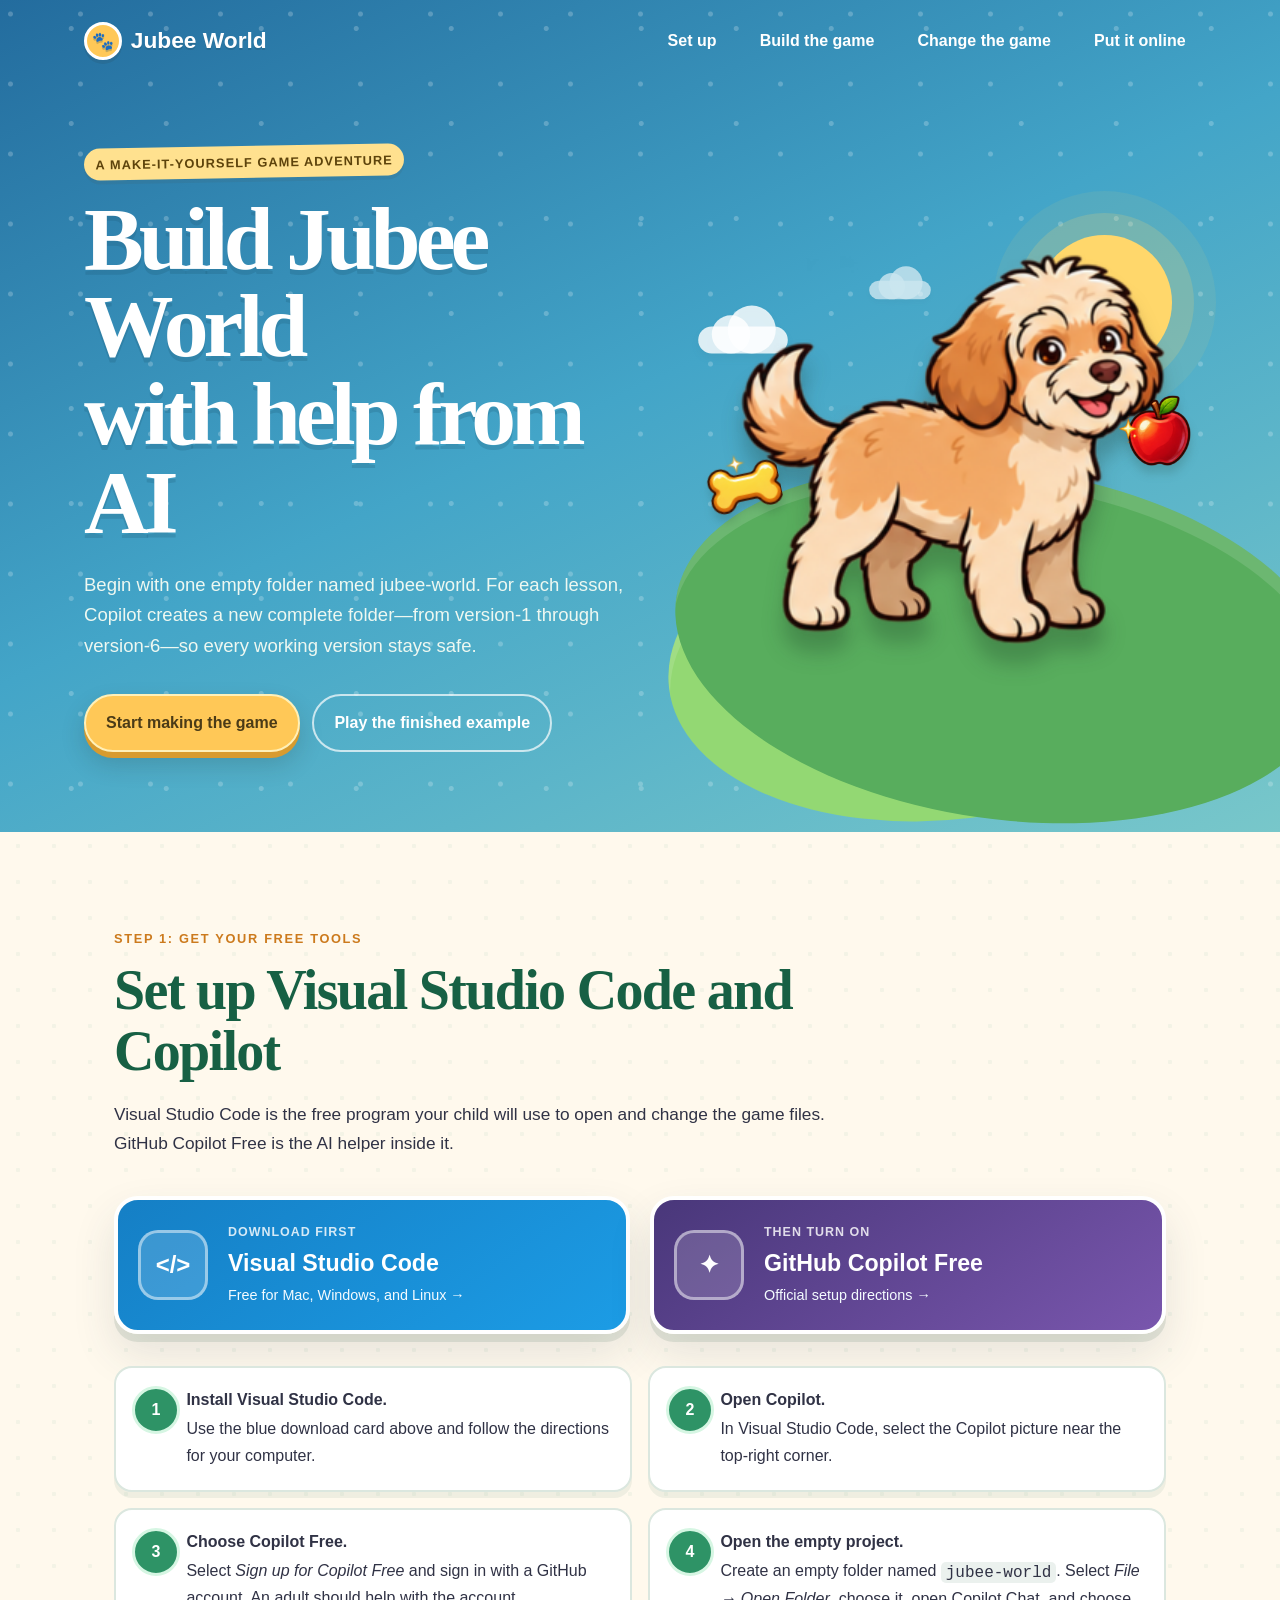
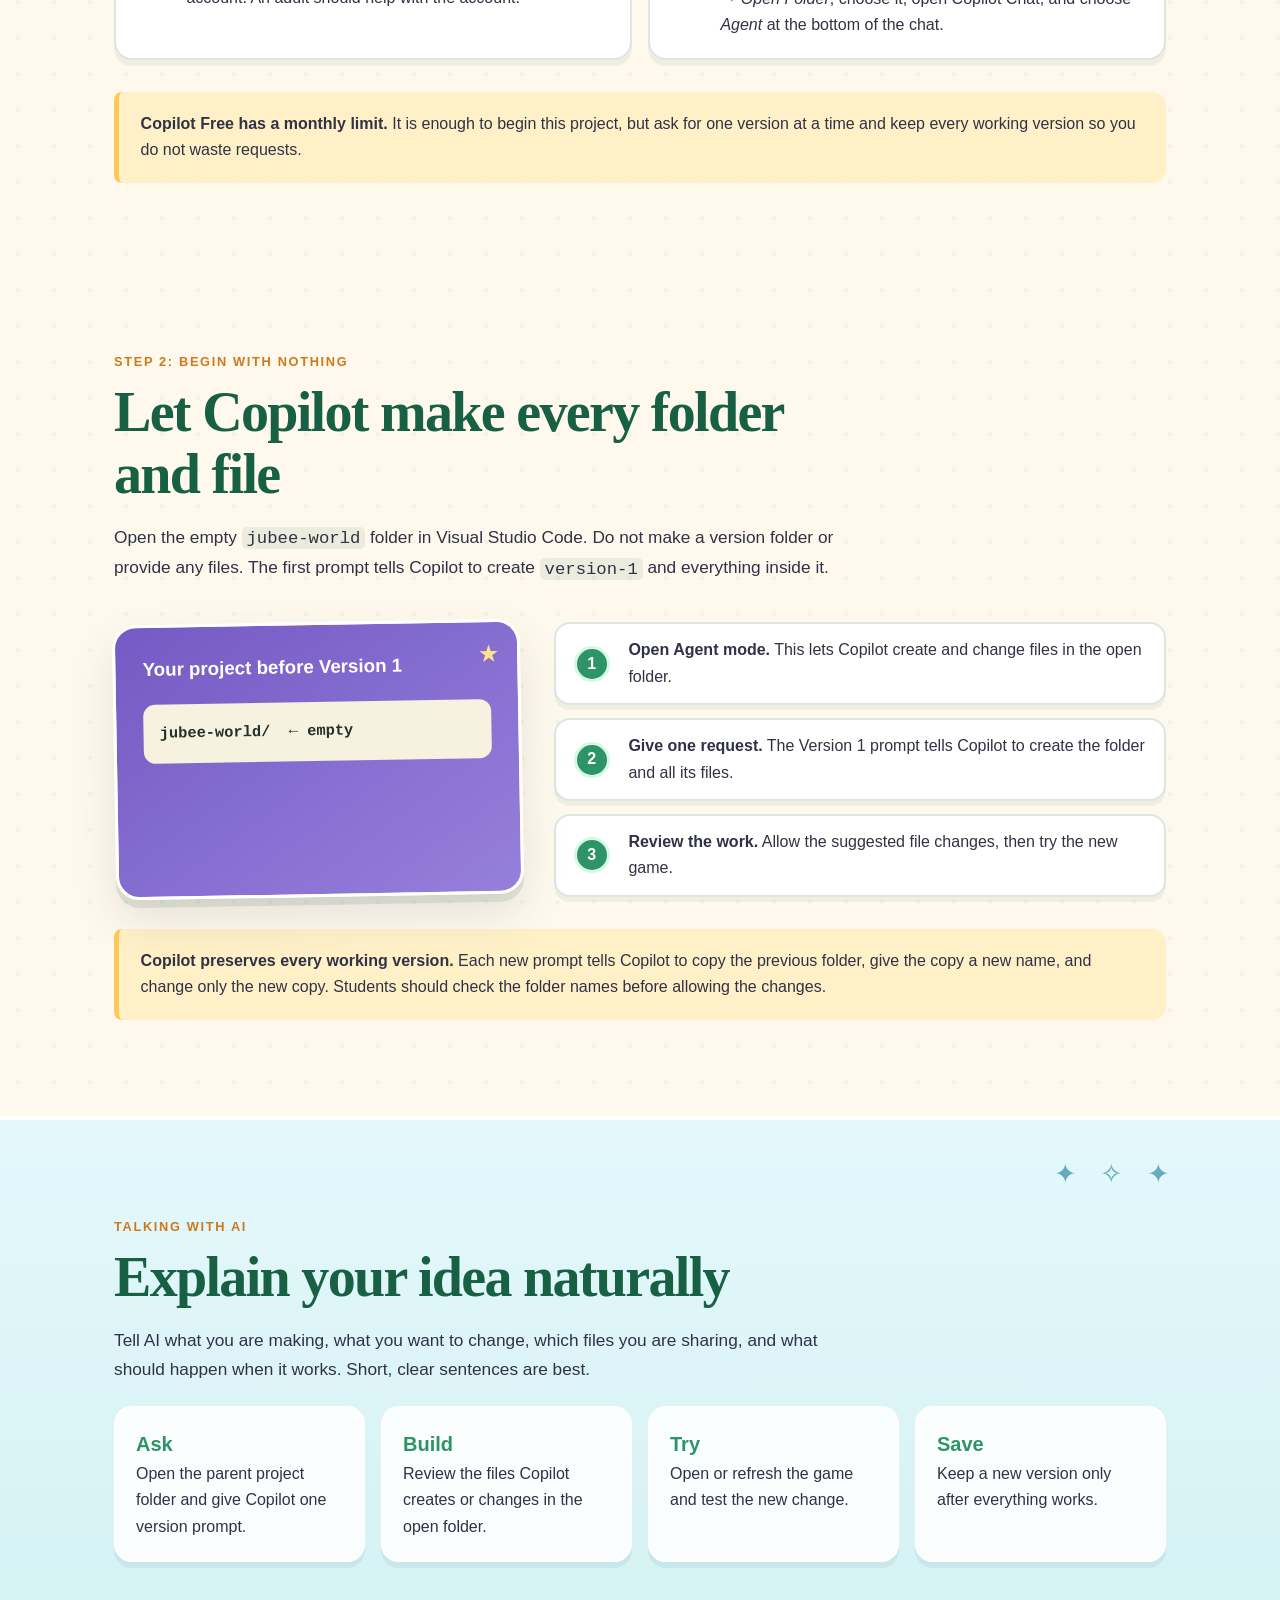
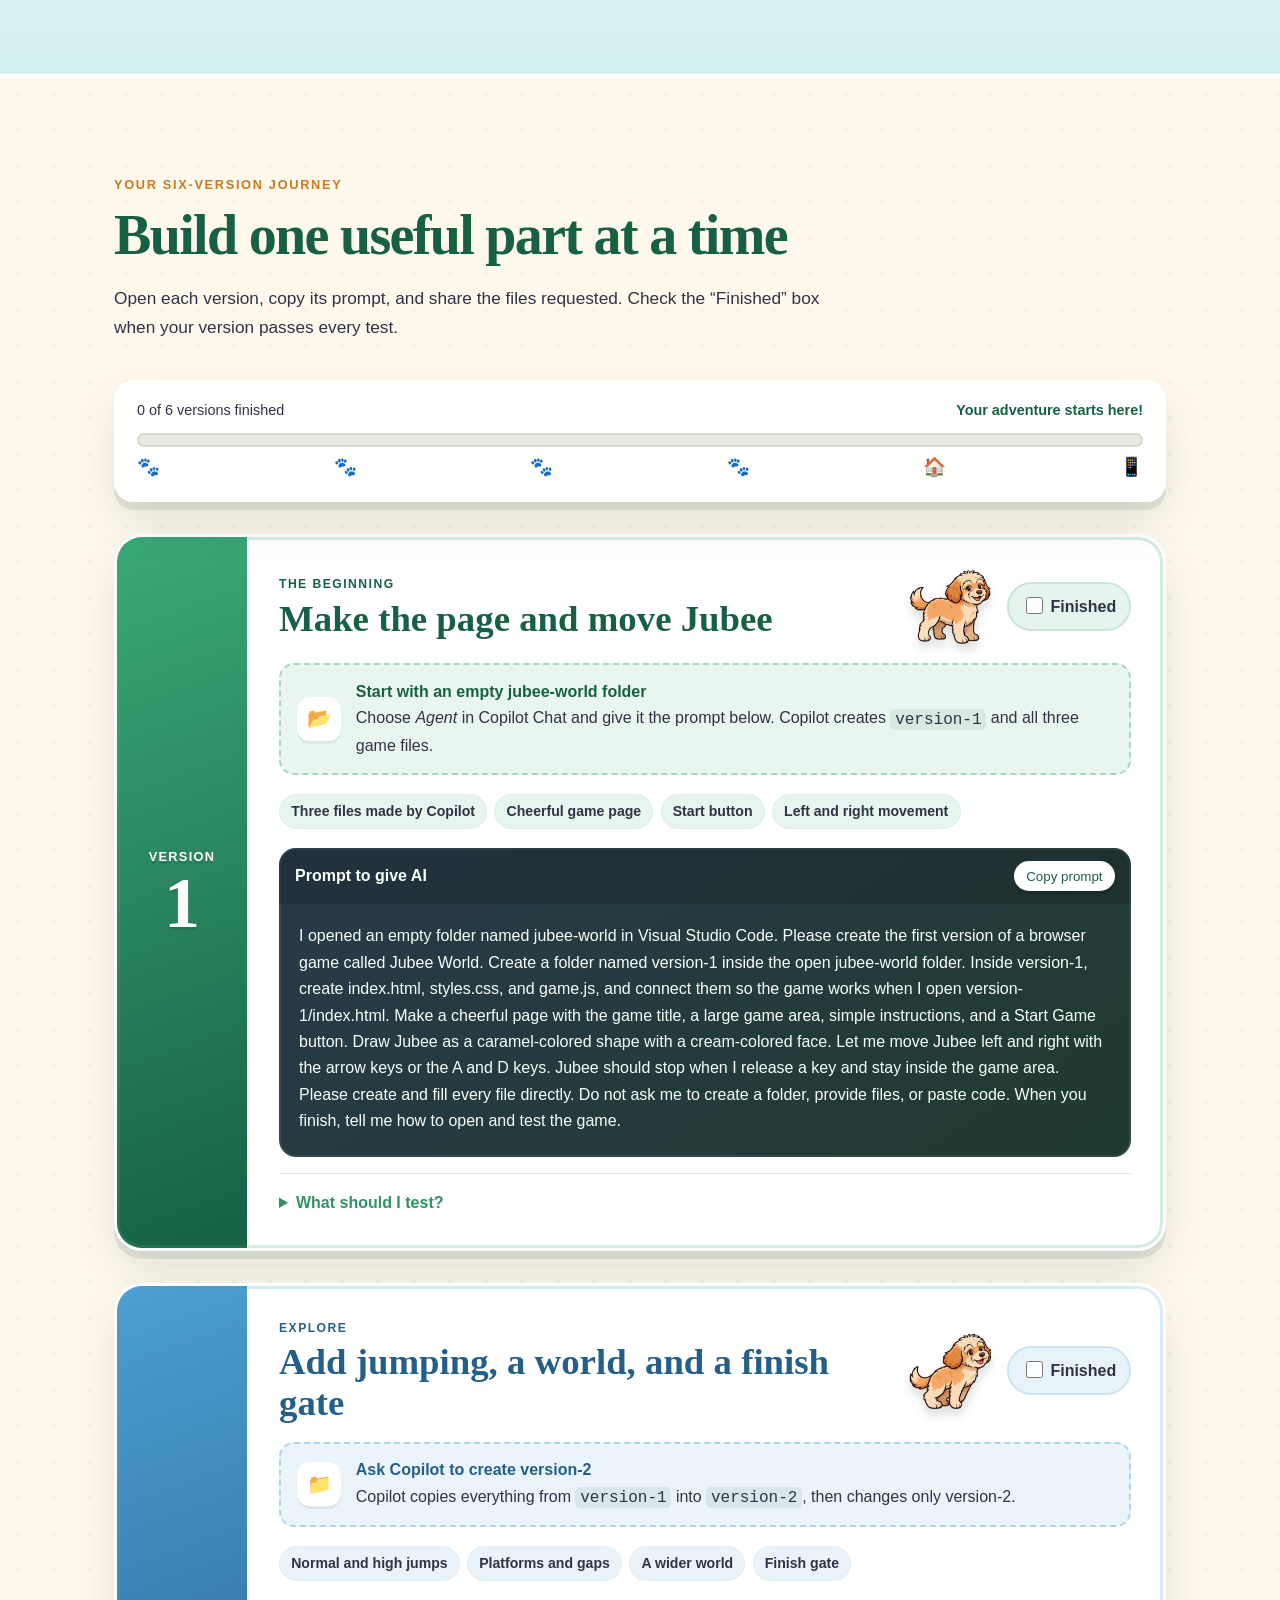
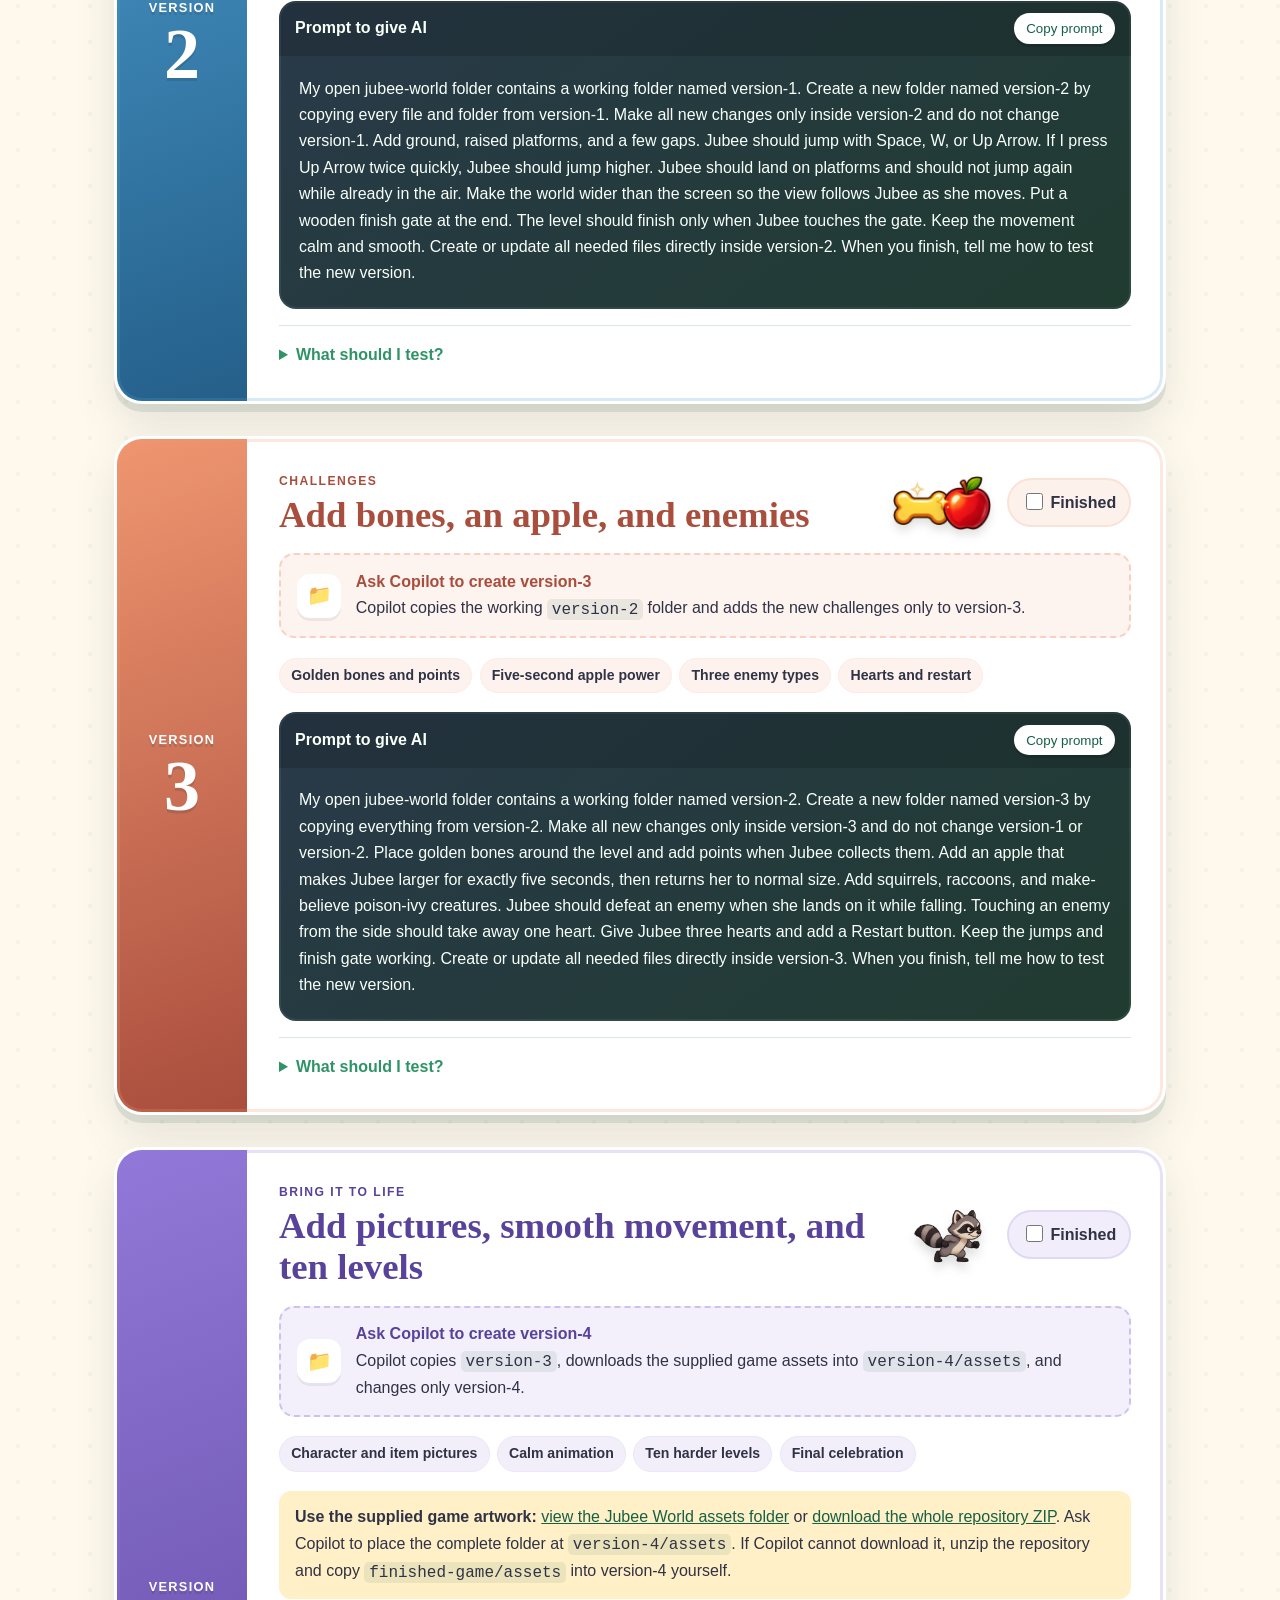
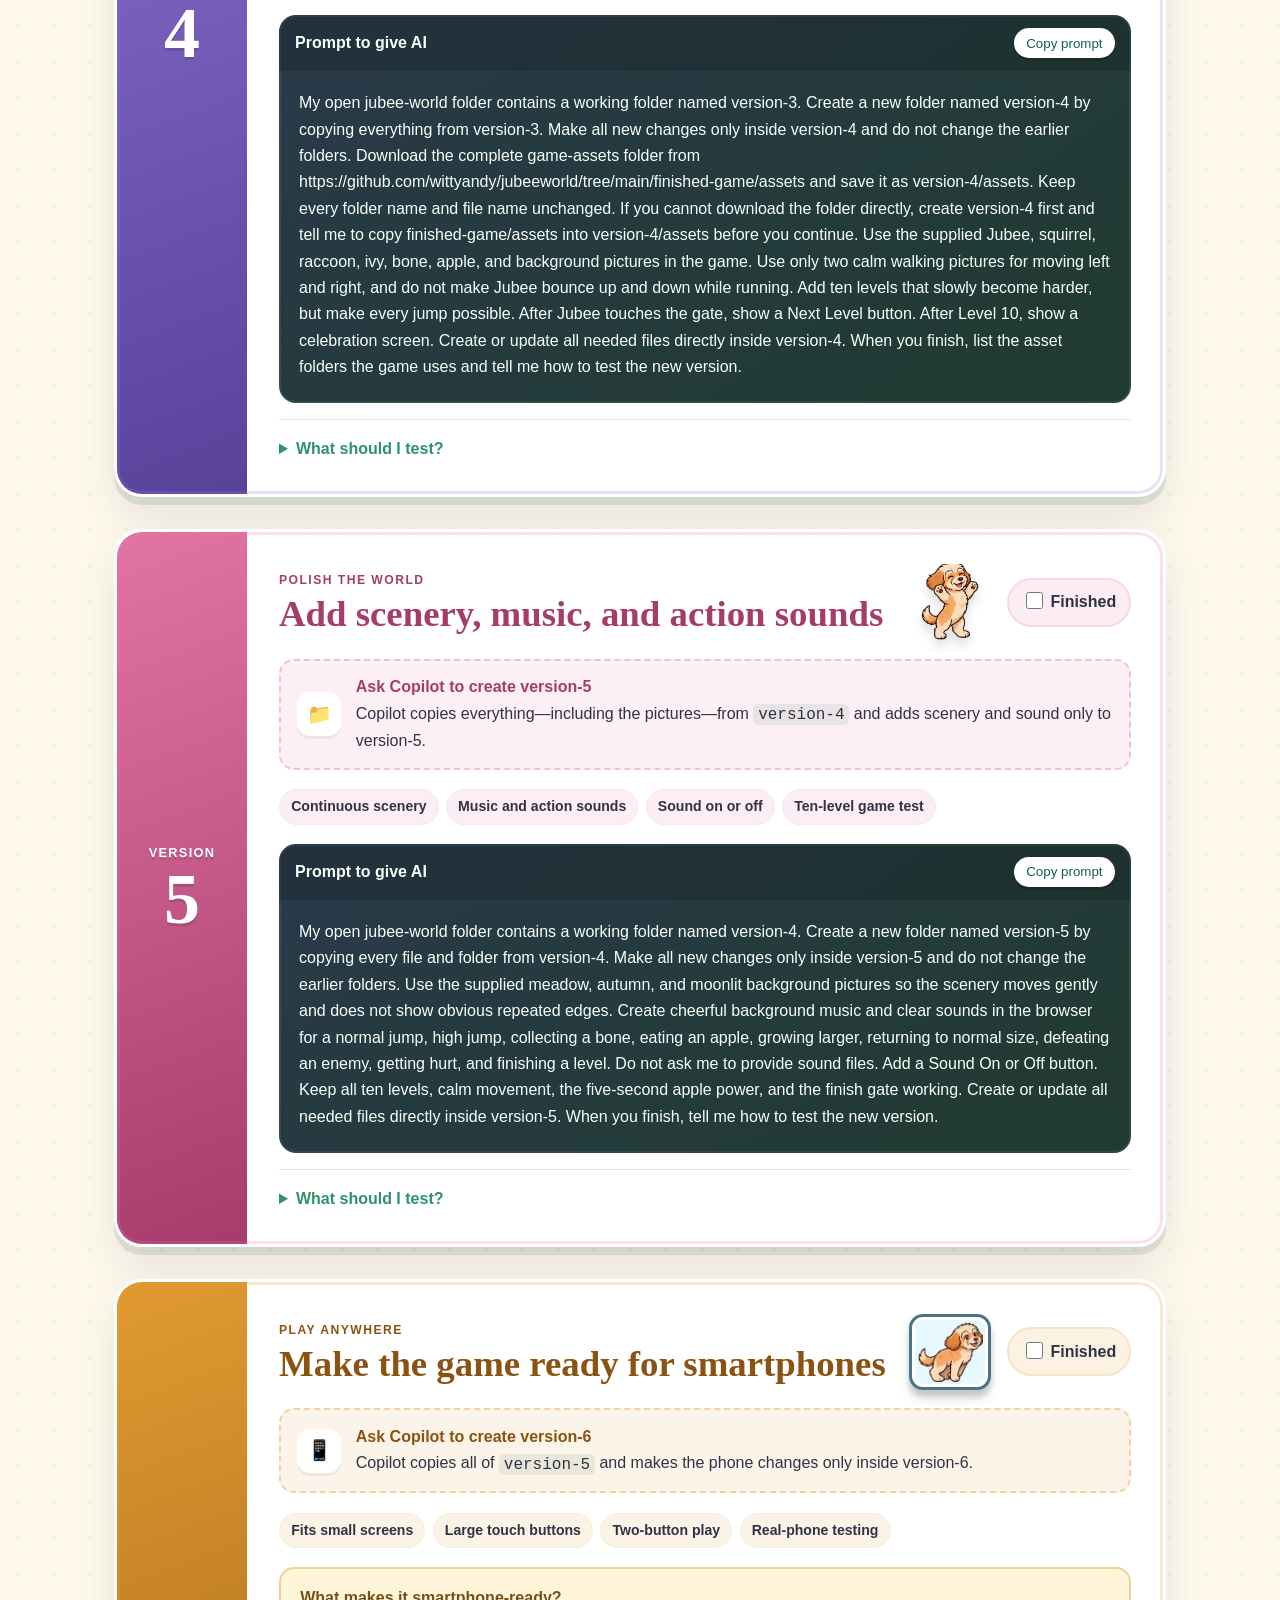
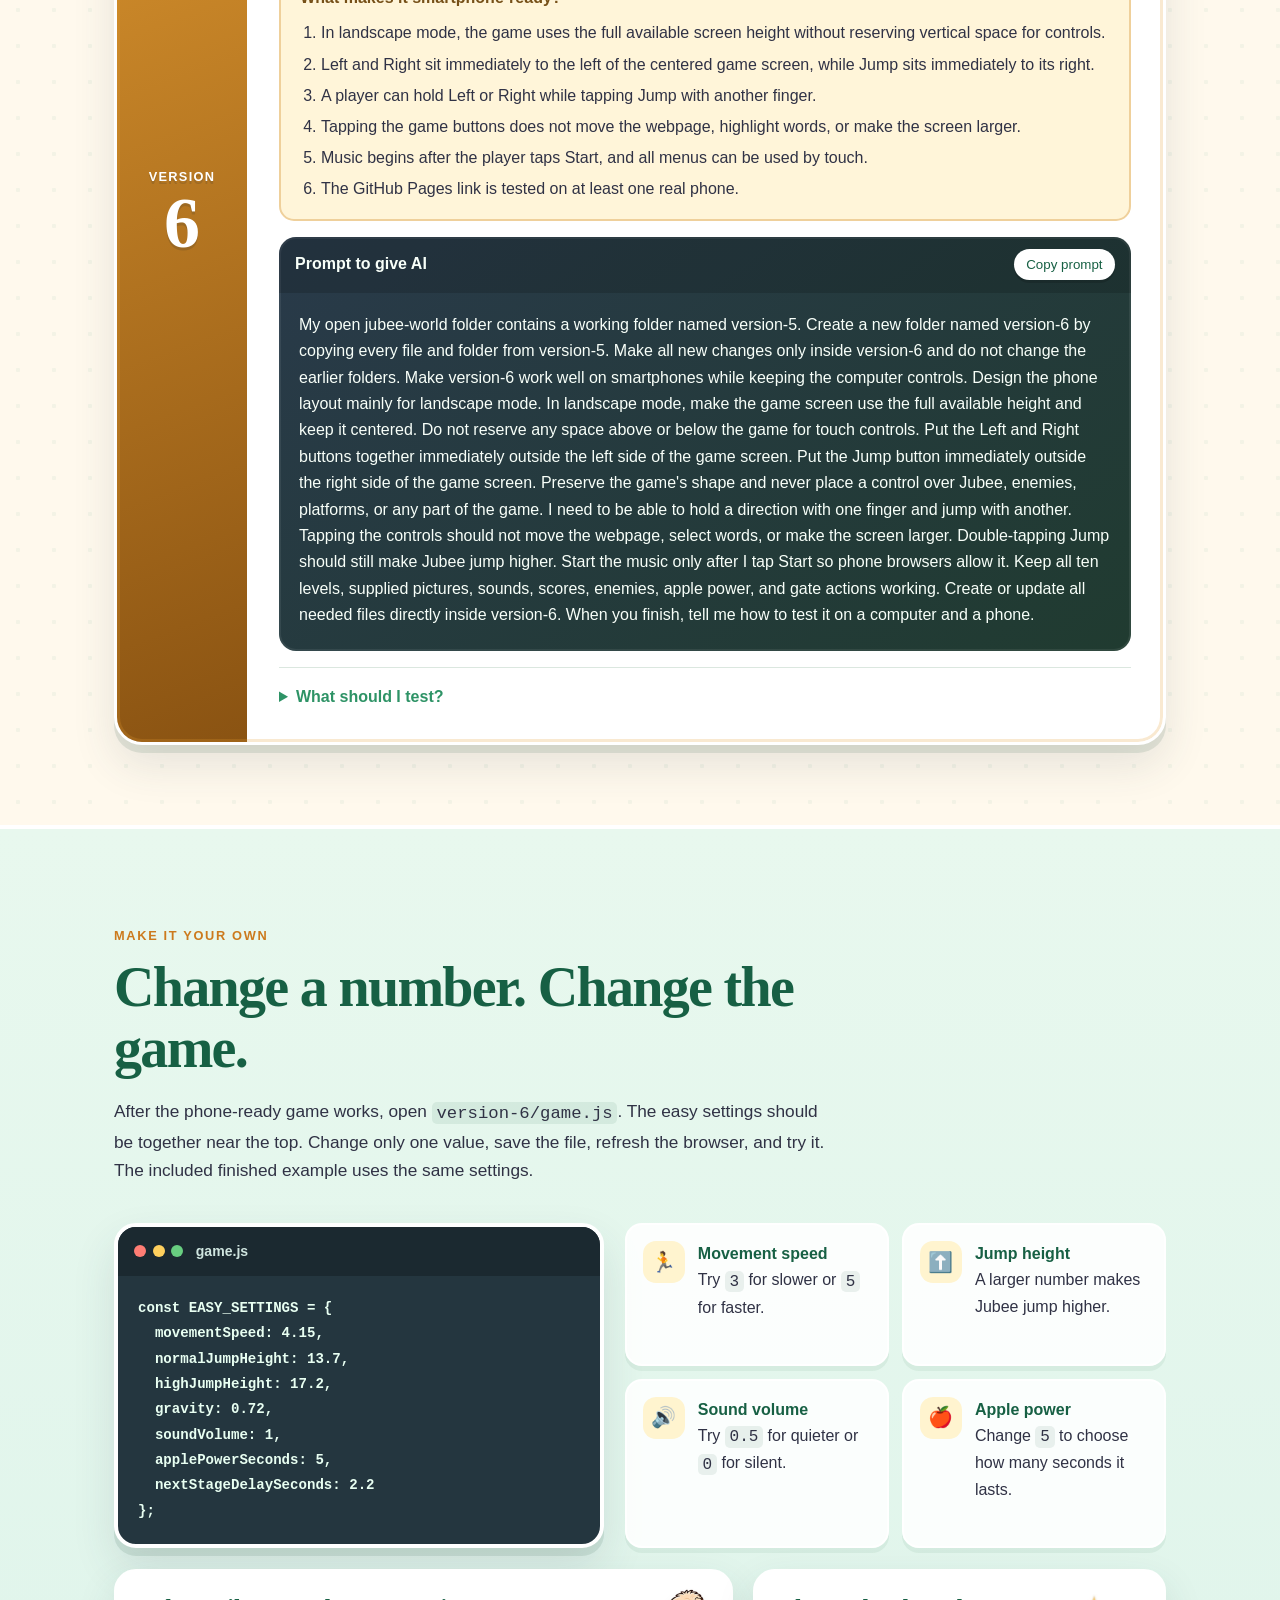
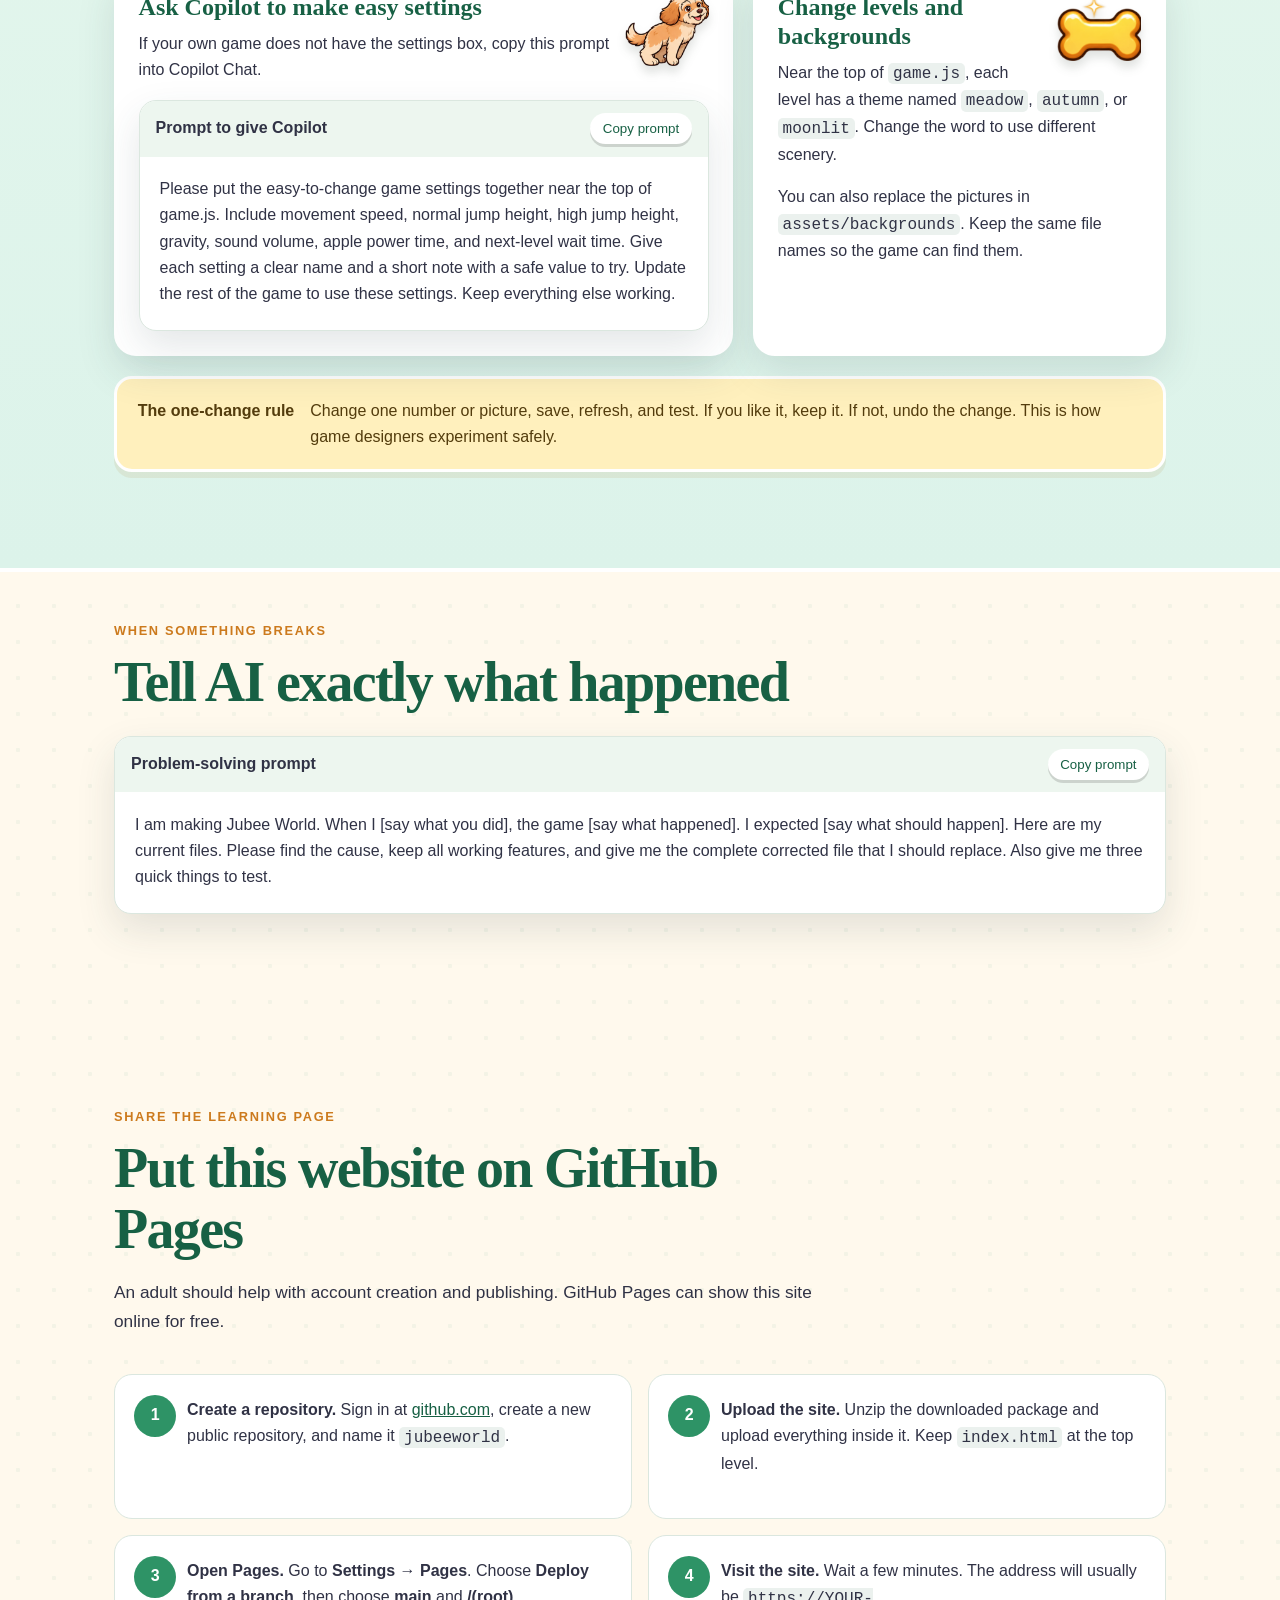
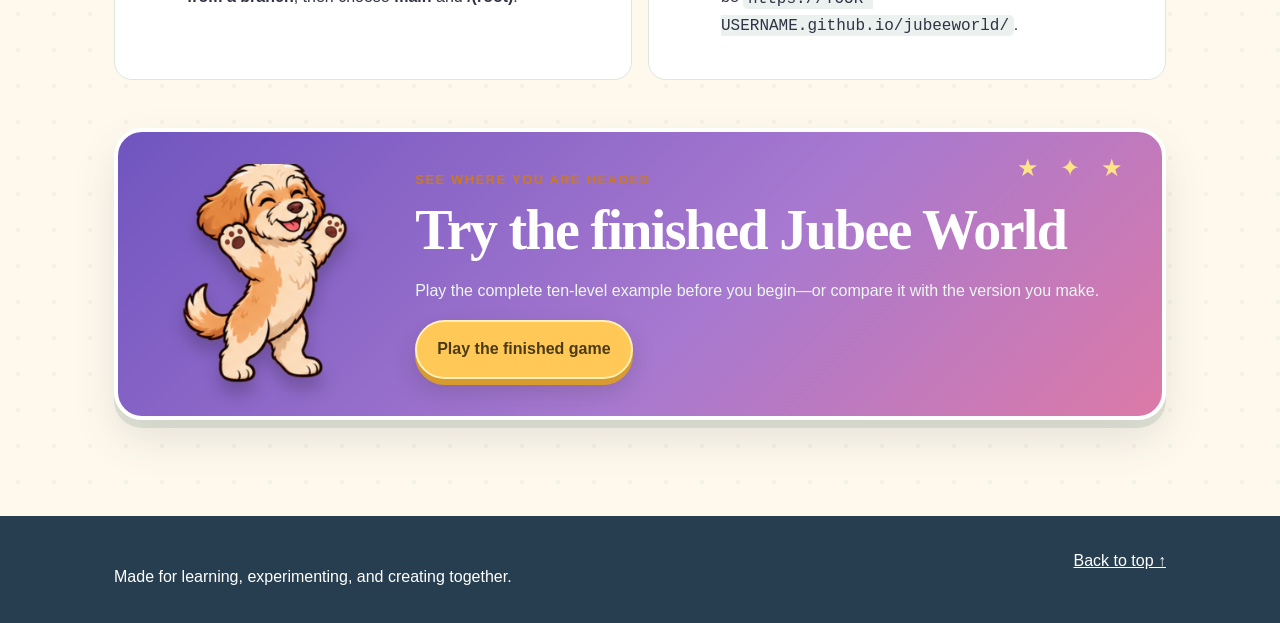
<file: index.html>
<!doctype html>
<html lang="en">
<head>
  <meta charset="utf-8">
  <meta name="viewport" content="width=device-width, initial-scale=1">
  <meta name="description" content="Build Jubee World from scratch in six friendly versions with help from AI.">
  <title>Make Jubee World</title>
  <link rel="stylesheet" href="site.css">
</head>
<body>
  <a class="skip-link" href="#versions">Skip to the six versions</a>

  <header class="hero">
    <nav class="topbar" aria-label="Main navigation">
      <a class="brand" href="#top"><span class="brand-mark" aria-hidden="true">🐾</span> Jubee World</a>
      <div class="nav-links">
        <a href="#start">Set up</a>
        <a href="#versions">Build the game</a>
        <a href="#customize">Change the game</a>
        <a href="#publish">Put it online</a>
      </div>
    </nav>

    <div class="hero-content" id="top">
      <div>
        <p class="eyebrow">A make-it-yourself game adventure</p>
        <h1>Build Jubee World<br>with help from AI</h1>
        <p class="hero-copy">Begin with one empty folder named jubee-world. For each lesson, Copilot creates a new complete folder—from version-1 through version-6—so every working version stays safe.</p>
        <div class="hero-actions">
          <a class="button primary" href="#start">Start making the game</a>
          <a class="button secondary" href="finished-game/index.html">Play the finished example</a>
        </div>
      </div>
      <div class="hero-art" aria-label="Jubee, the game character">
        <div class="sun"></div>
        <div class="cloud cloud-one" aria-hidden="true"></div>
        <div class="cloud cloud-two" aria-hidden="true"></div>
        <img class="floating-item floating-bone" src="site-assets/golden-bone.png" alt="">
        <img class="floating-item floating-apple" src="site-assets/apple.png" alt="">
        <img src="site-assets/jubee-standing.png" alt="Jubee, a cheerful caramel and cream puppy">
        <div class="hill hill-back"></div>
        <div class="hill hill-front"></div>
      </div>
    </div>
  </header>

  <main>
    <section class="section tools" id="start">
      <div class="section-heading">
        <p class="eyebrow">Step 1: Get your free tools</p>
        <h2>Set up Visual Studio Code and Copilot</h2>
        <p>Visual Studio Code is the free program your child will use to open and change the game files. GitHub Copilot Free is the AI helper inside it.</p>
      </div>
      <div class="tool-downloads">
        <a class="tool-card vscode-card" href="https://code.visualstudio.com/download" target="_blank" rel="noopener">
          <span class="tool-icon" aria-hidden="true">&lt;/&gt;</span>
          <span><small>Download first</small><strong>Visual Studio Code</strong><em>Free for Mac, Windows, and Linux →</em></span>
        </a>
        <a class="tool-card copilot-card" href="https://docs.github.com/en/copilot/how-tos/manage-your-account/get-started-with-a-copilot-plan" target="_blank" rel="noopener">
          <span class="tool-icon" aria-hidden="true">✦</span>
          <span><small>Then turn on</small><strong>GitHub Copilot Free</strong><em>Official setup directions →</em></span>
        </a>
      </div>
      <ol class="setup-steps">
        <li><strong>Install Visual Studio Code.</strong><span>Use the blue download card above and follow the directions for your computer.</span></li>
        <li><strong>Open Copilot.</strong><span>In Visual Studio Code, select the Copilot picture near the top-right corner.</span></li>
        <li><strong>Choose Copilot Free.</strong><span>Select <em>Sign up for Copilot Free</em> and sign in with a GitHub account. An adult should help with the account.</span></li>
        <li><strong>Open the empty project.</strong><span>Create an empty folder named <code>jubee-world</code>. Select <em>File → Open Folder</em>, choose it, open Copilot Chat, and choose <em>Agent</em> at the bottom of the chat.</span></li>
      </ol>
      <aside class="tip"><strong>Copilot Free has a monthly limit.</strong> It is enough to begin this project, but ask for one version at a time and keep every working version so you do not waste requests.</aside>
    </section>

    <section class="section intro" id="folder">
      <div class="section-heading">
        <p class="eyebrow">Step 2: Begin with nothing</p>
        <h2>Let Copilot make every folder and file</h2>
        <p>Open the empty <code>jubee-world</code> folder in Visual Studio Code. Do not make a version folder or provide any files. The first prompt tells Copilot to create <code>version-1</code> and everything inside it.</p>
      </div>

      <div class="setup-grid">
        <div class="folder-card">
          <h3>Your project before Version 1</h3>
          <pre aria-label="Empty starting folder">jubee-world/  ← empty</pre>
        </div>
        <div class="file-jobs">
          <div><span>1</span><p><strong>Open Agent mode.</strong> This lets Copilot create and change files in the open folder.</p></div>
          <div><span>2</span><p><strong>Give one request.</strong> The Version 1 prompt tells Copilot to create the folder and all its files.</p></div>
          <div><span>3</span><p><strong>Review the work.</strong> Allow the suggested file changes, then try the new game.</p></div>
        </div>
      </div>

      <aside class="tip">
        <strong>Copilot preserves every working version.</strong> Each new prompt tells Copilot to copy the previous folder, give the copy a new name, and change only the new copy. Students should check the folder names before allowing the changes.
      </aside>
    </section>

    <section class="section asking">
      <div class="section-heading compact">
        <p class="eyebrow">Talking with AI</p>
        <h2>Explain your idea naturally</h2>
        <p>Tell AI what you are making, what you want to change, which files you are sharing, and what should happen when it works. Short, clear sentences are best.</p>
      </div>
      <ol class="work-cycle">
        <li><span>Ask</span>Open the parent project folder and give Copilot one version prompt.</li>
        <li><span>Build</span>Review the files Copilot creates or changes in the open folder.</li>
        <li><span>Try</span>Open or refresh the game and test the new change.</li>
        <li><span>Save</span>Keep a new version only after everything works.</li>
      </ol>
    </section>

    <section class="section versions" id="versions">
      <div class="section-heading">
        <p class="eyebrow">Your six-version journey</p>
        <h2>Build one useful part at a time</h2>
        <p>Open each version, copy its prompt, and share the files requested. Check the “Finished” box when your version passes every test.</p>
      </div>

      <div class="adventure-progress" aria-label="Learning progress">
        <div class="progress-copy"><span id="progress-count">0 of 6 versions finished</span><strong id="progress-cheer">Your adventure starts here!</strong></div>
        <div class="progress-track" aria-hidden="true"><span id="progress-fill"></span></div>
        <div class="progress-paws" aria-hidden="true"><span>🐾</span><span>🐾</span><span>🐾</span><span>🐾</span><span>🏠</span><span>📱</span></div>
      </div>

      <article class="version-card version-one" id="version-1">
        <div class="version-side"><span>Version</span><strong>1</strong></div>
        <div class="version-main">
          <div class="version-title">
            <div><p class="tag">The beginning</p><h3>Make the page and move Jubee</h3></div>
            <img class="version-picture" src="site-assets/jubee-standing.png" alt="Jubee standing">
            <label class="done"><input type="checkbox" data-version="1"> Finished</label>
          </div>
          <div class="folder-action"><span aria-hidden="true">📂</span><p><strong>Start with an empty jubee-world folder</strong>Choose <em>Agent</em> in Copilot Chat and give it the prompt below. Copilot creates <code>version-1</code> and all three game files.</p></div>
          <ul class="changes"><li>Three files made by Copilot</li><li>Cheerful game page</li><li>Start button</li><li>Left and right movement</li></ul>
          <div class="prompt-box">
            <div class="prompt-top"><strong>Prompt to give AI</strong><button class="copy-button" type="button">Copy prompt</button></div>
            <blockquote>I opened an empty folder named jubee-world in Visual Studio Code. Please create the first version of a browser game called Jubee World. Create a folder named version-1 inside the open jubee-world folder. Inside version-1, create index.html, styles.css, and game.js, and connect them so the game works when I open version-1/index.html. Make a cheerful page with the game title, a large game area, simple instructions, and a Start Game button. Draw Jubee as a caramel-colored shape with a cream-colored face. Let me move Jubee left and right with the arrow keys or the A and D keys. Jubee should stop when I release a key and stay inside the game area. Please create and fill every file directly. Do not ask me to create a folder, provide files, or paste code. When you finish, tell me how to open and test the game.</blockquote>
          </div>
          <details><summary>What should I test?</summary><ul><li>Check that Copilot created <code>version-1</code>.</li><li>Check that version-1 contains index.html, styles.css, and game.js.</li><li>Open version-1/index.html and select Start Game.</li><li>Hold and release each movement key.</li><li>Make sure Jubee stays inside the game area.</li></ul></details>
        </div>
      </article>

      <article class="version-card version-two" id="version-2">
        <div class="version-side"><span>Version</span><strong>2</strong></div>
        <div class="version-main">
          <div class="version-title">
            <div><p class="tag">Explore</p><h3>Add jumping, a world, and a finish gate</h3></div>
            <img class="version-picture" src="site-assets/jubee-jumping.png" alt="Jubee jumping">
            <label class="done"><input type="checkbox" data-version="2"> Finished</label>
          </div>
          <div class="folder-action"><span aria-hidden="true">📁</span><p><strong>Ask Copilot to create version-2</strong>Copilot copies everything from <code>version-1</code> into <code>version-2</code>, then changes only version-2.</p></div>
          <ul class="changes"><li>Normal and high jumps</li><li>Platforms and gaps</li><li>A wider world</li><li>Finish gate</li></ul>
          <div class="prompt-box">
            <div class="prompt-top"><strong>Prompt to give AI</strong><button class="copy-button" type="button">Copy prompt</button></div>
            <blockquote>My open jubee-world folder contains a working folder named version-1. Create a new folder named version-2 by copying every file and folder from version-1. Make all new changes only inside version-2 and do not change version-1. Add ground, raised platforms, and a few gaps. Jubee should jump with Space, W, or Up Arrow. If I press Up Arrow twice quickly, Jubee should jump higher. Jubee should land on platforms and should not jump again while already in the air. Make the world wider than the screen so the view follows Jubee as she moves. Put a wooden finish gate at the end. The level should finish only when Jubee touches the gate. Keep the movement calm and smooth. Create or update all needed files directly inside version-2. When you finish, tell me how to test the new version.</blockquote>
          </div>
          <details><summary>What should I test?</summary><ul><li>Try every jump key and the double Up Arrow jump.</li><li>Land on every platform and cross every gap.</li><li>Make sure the level ends only when Jubee touches the gate.</li></ul></details>
        </div>
      </article>

      <article class="version-card version-three" id="version-3">
        <div class="version-side"><span>Version</span><strong>3</strong></div>
        <div class="version-main">
          <div class="version-title">
            <div><p class="tag">Challenges</p><h3>Add bones, an apple, and enemies</h3></div>
            <div class="version-picture-group" aria-label="A golden bone and an apple"><img src="site-assets/golden-bone.png" alt="Golden bone"><img src="site-assets/apple.png" alt="Apple"></div>
            <label class="done"><input type="checkbox" data-version="3"> Finished</label>
          </div>
          <div class="folder-action"><span aria-hidden="true">📁</span><p><strong>Ask Copilot to create version-3</strong>Copilot copies the working <code>version-2</code> folder and adds the new challenges only to version-3.</p></div>
          <ul class="changes"><li>Golden bones and points</li><li>Five-second apple power</li><li>Three enemy types</li><li>Hearts and restart</li></ul>
          <div class="prompt-box">
            <div class="prompt-top"><strong>Prompt to give AI</strong><button class="copy-button" type="button">Copy prompt</button></div>
            <blockquote>My open jubee-world folder contains a working folder named version-2. Create a new folder named version-3 by copying everything from version-2. Make all new changes only inside version-3 and do not change version-1 or version-2. Place golden bones around the level and add points when Jubee collects them. Add an apple that makes Jubee larger for exactly five seconds, then returns her to normal size. Add squirrels, raccoons, and make-believe poison-ivy creatures. Jubee should defeat an enemy when she lands on it while falling. Touching an enemy from the side should take away one heart. Give Jubee three hearts and add a Restart button. Keep the jumps and finish gate working. Create or update all needed files directly inside version-3. When you finish, tell me how to test the new version.</blockquote>
          </div>
          <details><summary>What should I test?</summary><ul><li>Collect bones and watch the score.</li><li>Eat the apple and count five seconds.</li><li>Defeat every enemy from above and test side contact.</li><li>Lose all hearts, restart, and reach the gate.</li></ul></details>
        </div>
      </article>

      <article class="version-card version-four" id="version-4">
        <div class="version-side"><span>Version</span><strong>4</strong></div>
        <div class="version-main">
          <div class="version-title">
            <div><p class="tag">Bring it to life</p><h3>Add pictures, smooth movement, and ten levels</h3></div>
            <img class="version-picture" src="site-assets/raccoon.png" alt="Raccoon game character">
            <label class="done"><input type="checkbox" data-version="4"> Finished</label>
          </div>
          <div class="folder-action"><span aria-hidden="true">📁</span><p><strong>Ask Copilot to create version-4</strong>Copilot copies <code>version-3</code>, downloads the supplied game assets into <code>version-4/assets</code>, and changes only version-4.</p></div>
          <ul class="changes"><li>Character and item pictures</li><li>Calm animation</li><li>Ten harder levels</li><li>Final celebration</li></ul>
          <div class="asset-note"><strong>Use the supplied game artwork:</strong> <a href="https://github.com/wittyandy/jubeeworld/tree/main/finished-game/assets" target="_blank" rel="noopener">view the Jubee World assets folder</a> or <a href="https://github.com/wittyandy/jubeeworld/archive/refs/heads/main.zip">download the whole repository ZIP</a>. Ask Copilot to place the complete folder at <code>version-4/assets</code>. If Copilot cannot download it, unzip the repository and copy <code>finished-game/assets</code> into version-4 yourself.</div>
          <div class="prompt-box">
            <div class="prompt-top"><strong>Prompt to give AI</strong><button class="copy-button" type="button">Copy prompt</button></div>
            <blockquote>My open jubee-world folder contains a working folder named version-3. Create a new folder named version-4 by copying everything from version-3. Make all new changes only inside version-4 and do not change the earlier folders. Download the complete game-assets folder from https://github.com/wittyandy/jubeeworld/tree/main/finished-game/assets and save it as version-4/assets. Keep every folder name and file name unchanged. If you cannot download the folder directly, create version-4 first and tell me to copy finished-game/assets into version-4/assets before you continue. Use the supplied Jubee, squirrel, raccoon, ivy, bone, apple, and background pictures in the game. Use only two calm walking pictures for moving left and right, and do not make Jubee bounce up and down while running. Add ten levels that slowly become harder, but make every jump possible. After Jubee touches the gate, show a Next Level button. After Level 10, show a celebration screen. Create or update all needed files directly inside version-4. When you finish, list the asset folders the game uses and tell me how to test the new version.</blockquote>
          </div>
          <details><summary>What should I test?</summary><ul><li>Watch Jubee stand, run, jump, and land.</li><li>Make sure running is calm and every picture appears.</li><li>Test the changes between several levels.</li><li>Finish Level 10 and check the celebration.</li></ul></details>
        </div>
      </article>

      <article class="version-card version-five" id="version-5">
        <div class="version-side"><span>Version</span><strong>5</strong></div>
        <div class="version-main">
          <div class="version-title">
            <div><p class="tag">Polish the world</p><h3>Add scenery, music, and action sounds</h3></div>
            <img class="version-picture" src="site-assets/jubee-celebrating.png" alt="Jubee celebrating">
            <label class="done"><input type="checkbox" data-version="5"> Finished</label>
          </div>
          <div class="folder-action"><span aria-hidden="true">📁</span><p><strong>Ask Copilot to create version-5</strong>Copilot copies everything—including the pictures—from <code>version-4</code> and adds scenery and sound only to version-5.</p></div>
          <ul class="changes"><li>Continuous scenery</li><li>Music and action sounds</li><li>Sound on or off</li><li>Ten-level game test</li></ul>
          <div class="prompt-box">
            <div class="prompt-top"><strong>Prompt to give AI</strong><button class="copy-button" type="button">Copy prompt</button></div>
            <blockquote>My open jubee-world folder contains a working folder named version-4. Create a new folder named version-5 by copying every file and folder from version-4. Make all new changes only inside version-5 and do not change the earlier folders. Use the supplied meadow, autumn, and moonlit background pictures so the scenery moves gently and does not show obvious repeated edges. Create cheerful background music and clear sounds in the browser for a normal jump, high jump, collecting a bone, eating an apple, growing larger, returning to normal size, defeating an enemy, getting hurt, and finishing a level. Do not ask me to provide sound files. Add a Sound On or Off button. Keep all ten levels, calm movement, the five-second apple power, and the finish gate working. Create or update all needed files directly inside version-5. When you finish, tell me how to test the new version.</blockquote>
          </div>
          <details><summary>What should I test?</summary><ul><li>Play all ten levels on a computer.</li><li>Check movement, jumps, platforms, items, enemies, hearts, gates, and sounds.</li><li>Turn sound off and on.</li><li>Make sure the music does not cover the action sounds.</li></ul></details>
        </div>
      </article>

      <article class="version-card version-six" id="version-6">
        <div class="version-side"><span>Version</span><strong>6</strong></div>
        <div class="version-main">
          <div class="version-title">
            <div><p class="tag">Play anywhere</p><h3>Make the game ready for smartphones</h3></div>
            <img class="version-picture phone-picture" src="site-assets/jubee-jumping.png" alt="Jubee jumping on a smartphone-ready game">
            <label class="done"><input type="checkbox" data-version="6"> Finished</label>
          </div>
          <div class="folder-action"><span aria-hidden="true">📱</span><p><strong>Ask Copilot to create version-6</strong>Copilot copies all of <code>version-5</code> and makes the phone changes only inside version-6.</p></div>
          <ul class="changes"><li>Fits small screens</li><li>Large touch buttons</li><li>Two-button play</li><li>Real-phone testing</li></ul>
          <div class="phone-tasks">
            <strong>What makes it smartphone-ready?</strong>
            <ol>
              <li>In landscape mode, the game uses the full available screen height without reserving vertical space for controls.</li>
              <li>Left and Right sit immediately to the left of the centered game screen, while Jump sits immediately to its right.</li>
              <li>A player can hold Left or Right while tapping Jump with another finger.</li>
              <li>Tapping the game buttons does not move the webpage, highlight words, or make the screen larger.</li>
              <li>Music begins after the player taps Start, and all menus can be used by touch.</li>
              <li>The GitHub Pages link is tested on at least one real phone.</li>
            </ol>
          </div>
          <div class="prompt-box">
            <div class="prompt-top"><strong>Prompt to give AI</strong><button class="copy-button" type="button">Copy prompt</button></div>
            <blockquote>My open jubee-world folder contains a working folder named version-5. Create a new folder named version-6 by copying every file and folder from version-5. Make all new changes only inside version-6 and do not change the earlier folders. Make version-6 work well on smartphones while keeping the computer controls. Design the phone layout mainly for landscape mode. In landscape mode, make the game screen use the full available height and keep it centered. Do not reserve any space above or below the game for touch controls. Put the Left and Right buttons together immediately outside the left side of the game screen. Put the Jump button immediately outside the right side of the game screen. Preserve the game's shape and never place a control over Jubee, enemies, platforms, or any part of the game. I need to be able to hold a direction with one finger and jump with another. Tapping the controls should not move the webpage, select words, or make the screen larger. Double-tapping Jump should still make Jubee jump higher. Start the music only after I tap Start so phone browsers allow it. Keep all ten levels, supplied pictures, sounds, scores, enemies, apple power, and gate actions working. Create or update all needed files directly inside version-6. When you finish, tell me how to test it on a computer and a phone.</blockquote>
          </div>
          <details><summary>What should I test?</summary><ul><li>Check that Copilot created <code>version-6</code> without changing version-5.</li><li>Turn the phone sideways and confirm the game uses the available height and stays centered.</li><li>Confirm that Left and Right are directly beside the game's left side and Jump is directly beside its right side.</li><li>Hold Left or Right while tapping Jump with a second finger.</li><li>Double-tap Jump and check the high jump.</li><li>Touch every Start, Sound, Next Level, and Restart button.</li><li>Make sure the page stays still while using the game buttons.</li><li>Publish version-6 and play its GitHub Pages link on a real phone.</li></ul></details>
        </div>
      </article>
    </section>

    <section class="section customize" id="customize">
      <div class="section-heading">
        <p class="eyebrow">Make it your own</p>
        <h2>Change a number. Change the game.</h2>
        <p>After the phone-ready game works, open <code>version-6/game.js</code>. The easy settings should be together near the top. Change only one value, save the file, refresh the browser, and try it. The included finished example uses the same settings.</p>
      </div>
      <div class="settings-demo">
        <div class="code-window">
          <div class="code-window-top"><span></span><span></span><span></span><strong>game.js</strong></div>
          <pre><code>const EASY_SETTINGS = {
  movementSpeed: 4.15,
  normalJumpHeight: 13.7,
  highJumpHeight: 17.2,
  gravity: 0.72,
  soundVolume: 1,
  applePowerSeconds: 5,
  nextStageDelaySeconds: 2.2
};</code></pre>
        </div>
        <div class="setting-cards">
          <div><span aria-hidden="true">🏃</span><p><strong>Movement speed</strong>Try <code>3</code> for slower or <code>5</code> for faster.</p></div>
          <div><span aria-hidden="true">⬆️</span><p><strong>Jump height</strong>A larger number makes Jubee jump higher.</p></div>
          <div><span aria-hidden="true">🔊</span><p><strong>Sound volume</strong>Try <code>0.5</code> for quieter or <code>0</code> for silent.</p></div>
          <div><span aria-hidden="true">🍎</span><p><strong>Apple power</strong>Change <code>5</code> to choose how many seconds it lasts.</p></div>
        </div>
      </div>

      <div class="change-grid">
        <article>
          <img src="site-assets/jubee-jumping.png" alt="Jubee jumping">
          <div><h3>Ask Copilot to make easy settings</h3><p>If your own game does not have the settings box, copy this prompt into Copilot Chat.</p></div>
          <div class="prompt-box light">
            <div class="prompt-top"><strong>Prompt to give Copilot</strong><button class="copy-button" type="button">Copy prompt</button></div>
            <blockquote>Please put the easy-to-change game settings together near the top of game.js. Include movement speed, normal jump height, high jump height, gravity, sound volume, apple power time, and next-level wait time. Give each setting a clear name and a short note with a safe value to try. Update the rest of the game to use these settings. Keep everything else working.</blockquote>
          </div>
        </article>
        <article>
          <img src="site-assets/golden-bone.png" alt="Golden bone">
          <div><h3>Change levels and backgrounds</h3><p>Near the top of <code>game.js</code>, each level has a theme named <code>meadow</code>, <code>autumn</code>, or <code>moonlit</code>. Change the word to use different scenery.</p><p>You can also replace the pictures in <code>assets/backgrounds</code>. Keep the same file names so the game can find them.</p></div>
        </article>
      </div>

      <aside class="safe-change"><strong>The one-change rule</strong><span>Change one number or picture, save, refresh, and test. If you like it, keep it. If not, undo the change. This is how game designers experiment safely.</span></aside>
    </section>

    <section class="section help" id="help">
      <div class="section-heading compact"><p class="eyebrow">When something breaks</p><h2>Tell AI exactly what happened</h2></div>
      <div class="prompt-box light">
        <div class="prompt-top"><strong>Problem-solving prompt</strong><button class="copy-button" type="button">Copy prompt</button></div>
        <blockquote>I am making Jubee World. When I [say what you did], the game [say what happened]. I expected [say what should happen]. Here are my current files. Please find the cause, keep all working features, and give me the complete corrected file that I should replace. Also give me three quick things to test.</blockquote>
      </div>
    </section>

    <section class="section publish" id="publish">
      <div class="section-heading">
        <p class="eyebrow">Share the learning page</p>
        <h2>Put this website on GitHub Pages</h2>
        <p>An adult should help with account creation and publishing. GitHub Pages can show this site online for free.</p>
      </div>
      <ol class="publish-steps">
        <li><strong>Create a repository.</strong> Sign in at <a href="https://github.com/">github.com</a>, create a new public repository, and name it <code>jubeeworld</code>.</li>
        <li><strong>Upload the site.</strong> Unzip the downloaded package and upload everything inside it. Keep <code>index.html</code> at the top level.</li>
        <li><strong>Open Pages.</strong> Go to <strong>Settings → Pages</strong>. Choose <strong>Deploy from a branch</strong>, then choose <strong>main</strong> and <strong>/(root)</strong>.</li>
        <li><strong>Visit the site.</strong> Wait a few minutes. The address will usually be <code>https://YOUR-USERNAME.github.io/jubeeworld/</code>.</li>
      </ol>
      <div class="finish-panel">
        <img src="site-assets/jubee-celebrating.png" alt="Jubee celebrating">
        <div><p class="eyebrow">See where you are headed</p><h2>Try the finished Jubee World</h2><p>Play the complete ten-level example before you begin—or compare it with the version you make.</p><a class="button primary" href="finished-game/index.html">Play the finished game</a></div>
      </div>
    </section>
  </main>

  <footer><p>Made for learning, experimenting, and creating together.</p><a href="#top">Back to top ↑</a></footer>
  <div class="copy-message" role="status" aria-live="polite"></div>
  <script src="site.js"></script>
</body>
</html>
</file>
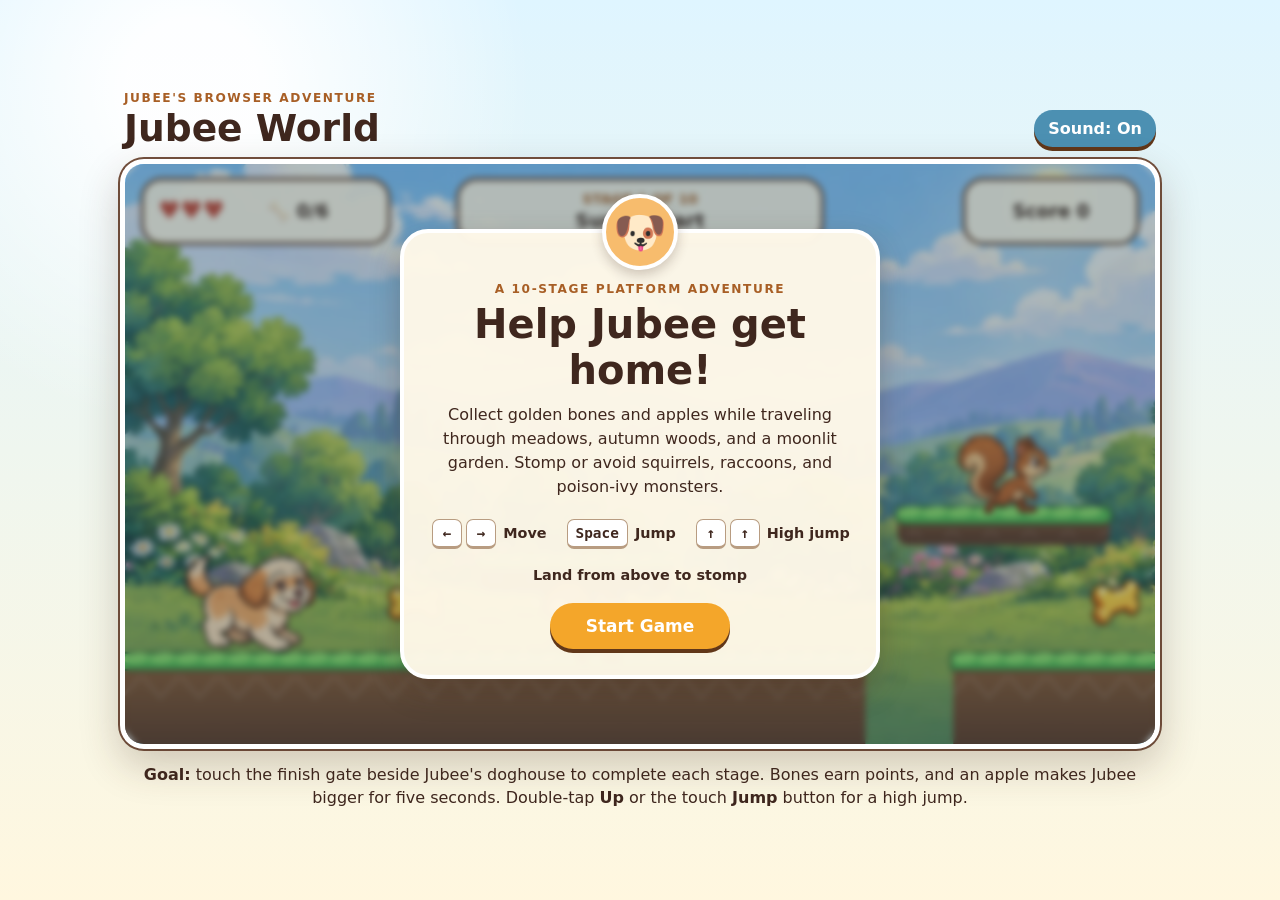
<file: finished-game/index.html>
<!doctype html>
<html lang="en">
<head>
  <meta charset="utf-8">
  <meta name="viewport" content="width=device-width, initial-scale=1, viewport-fit=cover">
  <meta name="theme-color" content="#8ed8f8">
  <title>Jubee World</title>
  <link rel="stylesheet" href="styles.css">
</head>
<body>
  <main class="game-shell">
    <header class="title-row">
      <div>
        <p class="eyebrow">JUBEE'S BROWSER ADVENTURE</p>
        <h1>Jubee World</h1>
      </div>
      <button id="soundButton" class="icon-button" type="button" aria-label="Turn sound off">Sound: On</button>
    </header>

    <div class="play-layout">
      <div class="touch-controls move-controls" aria-label="Movement controls">
        <div class="touch-pair">
          <button id="leftButton" type="button" aria-label="Move left">◀</button>
          <button id="rightButton" type="button" aria-label="Move right">▶</button>
        </div>
      </div>

      <section class="game-frame" aria-label="Jubee World game">
      <canvas id="game" width="960" height="540" tabindex="0" aria-label="Ten-stage side-scrolling platform game. Use arrow keys to move and Space to jump."></canvas>

      <div id="startPanel" class="overlay">
        <div class="panel">
          <div class="jubee-badge" aria-hidden="true">🐶</div>
          <p class="eyebrow">A 10-STAGE PLATFORM ADVENTURE</p>
          <h2>Help Jubee get home!</h2>
          <p>Collect golden bones and apples while traveling through meadows, autumn woods, and a moonlit garden. Stomp or avoid squirrels, raccoons, and poison-ivy monsters.</p>
          <div class="key-guide">
            <span><kbd>←</kbd><kbd>→</kbd> Move</span>
            <span><kbd>Space</kbd> Jump</span>
            <span><kbd>↑</kbd><kbd>↑</kbd> High jump</span>
            <span>Land from above to stomp</span>
          </div>
          <button id="startButton" class="primary-button" type="button">Start Game</button>
        </div>
      </div>

      <div id="messagePanel" class="overlay hidden" aria-live="polite">
        <div class="panel">
          <p id="messageEyebrow" class="eyebrow">TRY AGAIN</p>
          <h2 id="messageTitle">Almost there!</h2>
          <p id="messageText">Jubee can do it.</p>
          <button id="restartButton" class="primary-button" type="button">Play Again</button>
        </div>
      </div>

      </section>

      <div class="touch-controls jump-controls" aria-label="Jump control">
        <button id="jumpButton" class="jump-button" type="button" aria-label="Jump">JUMP</button>
      </div>
    </div>

    <p class="tip"><strong>Goal:</strong> touch the finish gate beside Jubee's doghouse to complete each stage. Bones earn points, and an apple makes Jubee bigger for five seconds. Double-tap <strong>Up</strong> or the touch <strong>Jump</strong> button for a high jump.</p>
  </main>

  <script src="game.js"></script>
</body>
</html>
</file>
<file: site.css>
:root {
  --ink: #303245;
  --green: #2e9366;
  --green-dark: #176044;
  --cream: #fff9ed;
  --paper: #ffffff;
  --gold: #ffc857;
  --peach: #ff9d76;
  --blue: #dcf5fb;
  --purple: #8d78d6;
  --pink: #f285ae;
  --line: #dbe7df;
  --shadow: 0 16px 38px rgba(49, 66, 80, .13);
  --shadow-pop: 0 8px 0 rgba(42, 94, 68, .12), 0 20px 44px rgba(49, 66, 80, .12);
}

* { box-sizing: border-box; }
html { scroll-behavior: smooth; }
body {
  margin: 0;
  color: var(--ink);
  background-color: var(--cream);
  background-image: radial-gradient(circle at 18px 18px, rgba(46,147,102,.055) 2px, transparent 2.5px);
  background-size: 36px 36px;
  font-family: "Trebuchet MS", Arial, sans-serif;
  line-height: 1.65;
}
a { color: var(--green-dark); }
.skip-link { position: absolute; left: -9999px; top: 8px; z-index: 20; padding: .65rem 1rem; background: white; border-radius: 8px; }
.skip-link:focus { left: 8px; }

.hero { position: relative; min-height: 700px; color: white; background: linear-gradient(155deg, #236c9e 0%, #43a5c8 48%, #78c7ca 100%); overflow: hidden; }
.hero::before { content: ""; position: absolute; inset: 0; opacity: .22; pointer-events: none; background-image: radial-gradient(circle at 15% 20%, white 0 2px, transparent 3px), radial-gradient(circle at 75% 30%, white 0 2px, transparent 3px); background-size: 70px 70px, 95px 95px; }
.topbar { max-width: 1160px; margin: auto; padding: 1.35rem 1.5rem; display: flex; align-items: center; justify-content: space-between; gap: 1rem; }
.brand { position: relative; z-index: 5; display: flex; align-items: center; gap: .55rem; color: white; font-size: 1.42rem; font-weight: 900; text-decoration: none; text-shadow: 0 2px 0 rgba(28,72,93,.25); }
.brand-mark { display: grid; width: 38px; aspect-ratio: 1; place-items: center; background: var(--gold); border: 3px solid white; border-radius: 50%; font-size: 1.1rem; box-shadow: 0 4px 0 rgba(39,76,91,.18); }
.nav-links { display: flex; gap: 1.4rem; }
.nav-links a { position: relative; z-index: 5; padding: .4rem .65rem; color: white; text-decoration: none; font-weight: 800; border-radius: 999px; }
.nav-links a:hover { background: rgba(255,255,255,.16); }
.hero-content { position: relative; z-index: 2; max-width: 1160px; min-height: 590px; margin: auto; padding: 4rem 1.5rem 5rem; display: grid; grid-template-columns: 1.08fr .92fr; align-items: center; gap: 3rem; }
.eyebrow { margin: 0 0 .65rem; color: #cc7a1d; font-size: .8rem; font-weight: 900; letter-spacing: .13em; text-transform: uppercase; }
.hero .eyebrow { display: inline-block; padding: .35rem .72rem; color: #5d430b; background: #ffe18f; border-radius: 999px; letter-spacing: .08em; transform: rotate(-1deg); box-shadow: 0 4px 0 rgba(67,95,104,.16); }
h1 { max-width: 740px; margin: .35rem 0 0; font-family: Georgia, serif; font-size: clamp(3rem, 7vw, 5.8rem); line-height: .98; letter-spacing: -.055em; text-shadow: 0 5px 0 rgba(29,88,113,.22); }
.hero-copy { max-width: 650px; margin: 1.5rem 0 0; color: #eef8f1; font-size: 1.16rem; }
.hero-actions { position: relative; z-index: 10; display: flex; flex-wrap: wrap; gap: .8rem; margin-top: 2rem; }
.button { display: inline-block; padding: .88rem 1.25rem; border-radius: 999px; font-weight: 900; text-decoration: none; transition: transform .18s ease, box-shadow .18s ease; }
.button:hover { transform: translateY(-3px) rotate(-.5deg); }
.button.primary { color: #4b3b17; background: var(--gold); border: 2px solid #fff0b8; box-shadow: 0 6px 0 #d89b2f, 0 12px 24px rgba(31, 37, 25, .18); }
.button.secondary { color: white; border: 2px solid rgba(255,255,255,.7); }
.hero-art { position: relative; min-height: 420px; display: grid; place-items: center; }
.hero-art > img:not(.floating-item) { position: relative; z-index: 3; width: min(92%, 450px); max-height: 390px; object-fit: contain; filter: drop-shadow(0 22px 10px rgba(19,46,31,.26)); animation: jubee-float 4s ease-in-out infinite; }
.sun { position: absolute; top: -1%; right: 5%; width: 135px; aspect-ratio: 1; pointer-events: none; border-radius: 50%; background: #ffd76b; box-shadow: 0 0 0 22px rgba(255,215,107,.18), 0 0 0 44px rgba(255,215,107,.08); }
.cloud { position: absolute; z-index: 1; width: 112px; height: 34px; pointer-events: none; background: rgba(255,255,255,.82); border-radius: 999px; filter: drop-shadow(0 6px 4px rgba(61,107,128,.1)); }
.cloud::before, .cloud::after { content: ""; position: absolute; bottom: 0; background: inherit; border-radius: 50%; }
.cloud::before { left: 17px; width: 48px; height: 48px; }
.cloud::after { right: 15px; width: 60px; height: 60px; }
.cloud-one { top: 20%; left: -4%; transform: scale(.8); }
.cloud-two { top: 8%; left: 28%; transform: scale(.55); opacity: .72; }
.floating-item { position: absolute; z-index: 4; width: 72px; height: 72px; pointer-events: none; object-fit: contain; filter: drop-shadow(0 8px 5px rgba(35,67,52,.2)); animation: item-bob 2.8s ease-in-out infinite; }
.floating-bone { left: 0; top: 49%; transform: rotate(-12deg); }
.floating-apple { right: 1%; top: 37%; animation-delay: -.9s; }
.hill { position: absolute; bottom: -160px; pointer-events: none; border-radius: 50%; }
.hill-back { left: -8%; width: 570px; height: 330px; background: #93d873; transform: rotate(-7deg); box-shadow: inset 0 14px 0 rgba(255,255,255,.12); }
.hill-front { right: -28%; width: 660px; height: 350px; background: #58ad5d; transform: rotate(8deg); box-shadow: inset 0 15px 0 rgba(255,255,255,.12); }

@keyframes jubee-float { 0%, 100% { transform: translateY(0) rotate(-1deg); } 50% { transform: translateY(-8px) rotate(1deg); } }
@keyframes item-bob { 0%, 100% { translate: 0 0; rotate: -4deg; } 50% { translate: 0 -12px; rotate: 5deg; } }
@keyframes finished-pop { 0%, 100% { scale: 1; } 45% { scale: 1.025; } }

.section { max-width: 1100px; margin: auto; padding: 6rem 1.5rem; }
.section-heading { max-width: 720px; margin-bottom: 2.4rem; }
.section-heading.compact { margin-bottom: 1.4rem; }
.section-heading h2, .finish-panel h2 { margin: 0; color: var(--green-dark); font-family: Georgia, serif; font-size: clamp(2.15rem, 5vw, 3.5rem); line-height: 1.1; letter-spacing: -.03em; }
.section-heading > p:last-child { font-size: 1.08rem; }
.tools { padding-bottom: 4.5rem; }
.tool-downloads { display: grid; grid-template-columns: 1fr 1fr; gap: 1.25rem; }
.tool-card { display: grid; grid-template-columns: 74px 1fr; align-items: center; gap: 1rem; min-height: 138px; padding: 1.25rem; overflow: hidden; color: white; border: 4px solid white; border-radius: 24px; box-shadow: var(--shadow-pop); text-decoration: none; transition: transform .18s ease, box-shadow .18s ease; }
.tool-card:hover, .tool-card:focus { transform: translateY(-4px); box-shadow: 0 11px 0 rgba(42,94,68,.12), 0 25px 50px rgba(49,66,80,.16); outline: 4px solid var(--gold); outline-offset: 2px; }
.vscode-card { background: linear-gradient(145deg, #157fc5, #1c9ce5); }
.copilot-card { background: linear-gradient(145deg, #49377a, #7956ad); }
.tool-icon { display: grid; width: 70px; aspect-ratio: 1; place-items: center; background: rgba(255,255,255,.16); border: 3px solid rgba(255,255,255,.48); border-radius: 20px; font-size: 1.5rem; font-weight: 900; }
.tool-card small, .tool-card strong, .tool-card em { display: block; }
.tool-card small { opacity: .82; font-size: .78rem; font-weight: 900; letter-spacing: .08em; text-transform: uppercase; }
.tool-card strong { margin: .1rem 0; font-size: 1.45rem; }
.tool-card em { color: #f4fbff; font-size: .9rem; font-style: normal; }
.setup-steps { display: grid; grid-template-columns: 1fr 1fr; gap: 1rem; margin: 2rem 0 0; padding: 0; list-style: none; counter-reset: setup;
}
.setup-steps li { position: relative; min-height: 126px; padding: 1.2rem 1.2rem 1.2rem 4.4rem; background: white; border: 2px solid var(--line); border-radius: 18px; counter-increment: setup; box-shadow: 0 6px 0 rgba(39,103,73,.07); }
.setup-steps li::before { content: counter(setup); position: absolute; left: 1rem; top: 1.15rem; display: grid; width: 42px; aspect-ratio: 1; place-items: center; color: white; background: var(--green); border: 3px solid #d6f6e3; border-radius: 50%; font-weight: 900; }
.setup-steps strong, .setup-steps span { display: block; }
.setup-steps span { margin-top: .2rem; }
.setup-grid { display: grid; grid-template-columns: .8fr 1.2fr; gap: 2rem; align-items: stretch; }
.folder-card { position: relative; padding: 1.7rem; color: white; background: linear-gradient(145deg, #745ac3, #977fdc); border: 3px solid white; border-radius: 24px; box-shadow: var(--shadow-pop); transform: rotate(-1deg); }
.folder-card::after { content: "★"; position: absolute; right: 17px; top: 12px; color: #ffe38a; font-size: 1.5rem; }
.folder-card h3 { margin-top: 0; }
pre { margin: 0; padding: 1rem; overflow: auto; color: #243128; background: #f6f2df; border-radius: 12px; font: 700 .96rem/1.8 ui-monospace, monospace; }
.file-jobs { display: grid; gap: .8rem; }
.file-jobs div { display: grid; grid-template-columns: 42px 1fr; align-items: center; gap: .8rem; padding: .82rem 1.1rem; background: white; border: 2px solid var(--line); border-radius: 16px; box-shadow: 0 5px 0 rgba(39,103,73,.07); }
.file-jobs span { display: grid; width: 36px; aspect-ratio: 1; place-items: center; color: white; background: var(--green); border: 3px solid #d5f7e4; border-radius: 50%; font-weight: 900; }
.file-jobs p { margin: 0; }
.tip { margin-top: 2rem; padding: 1.2rem 1.35rem; background: #fff0c7; border-left: 5px solid var(--gold); border-radius: 8px 14px 14px 8px; }
code { padding: .1rem .3rem; background: rgba(39,103,73,.09); border-radius: 5px; font-family: ui-monospace, monospace; }

.asking { position: relative; max-width: none; padding-left: max(1.5rem, calc((100% - 1100px)/2 + 1.5rem)); padding-right: max(1.5rem, calc((100% - 1100px)/2 + 1.5rem)); background: linear-gradient(180deg, #e4f8fc, #d4f1f2); border-block: 4px solid white; }
.asking::after { content: "✦  ✧  ✦"; position: absolute; right: 8%; top: 2rem; color: #65abc0; font-size: 1.7rem; letter-spacing: .5rem; }
.work-cycle { display: grid; grid-template-columns: repeat(4, 1fr); gap: 1rem; padding: 0; list-style: none; }
.work-cycle li { padding: 1.25rem; background: rgba(255,255,255,.88); border: 2px solid white; border-radius: 18px; box-shadow: 0 6px 0 rgba(65,139,146,.1); }
.work-cycle span { display: block; color: var(--green); font-size: 1.25rem; font-weight: 900; }

.versions { position: relative; padding-bottom: 3rem; }
.adventure-progress { position: sticky; top: 12px; z-index: 8; margin: 0 0 2rem; padding: 1rem 1.25rem; background: rgba(255,255,255,.95); border: 3px solid white; border-radius: 20px; box-shadow: var(--shadow-pop); backdrop-filter: blur(10px); }
.progress-copy { display: flex; justify-content: space-between; gap: 1rem; margin-bottom: .65rem; font-size: .9rem; }
.progress-copy strong { color: var(--green-dark); }
.progress-track { height: 14px; overflow: hidden; background: #e9eadf; border: 2px solid #d8d9ce; border-radius: 999px; }
.progress-track span { display: block; width: 0; height: 100%; background: linear-gradient(90deg, var(--gold), var(--peach), var(--pink)); border-radius: inherit; transition: width .45s cubic-bezier(.2,.8,.2,1); }
.progress-paws { display: flex; justify-content: space-between; margin-top: .35rem; font-size: 1.15rem; }
.version-card { --accent: var(--green); --accent-dark: var(--green-dark); position: relative; display: grid; grid-template-columns: 130px 1fr; margin: 2rem 0; overflow: hidden; background: var(--paper); border: 3px solid white; border-radius: 28px; box-shadow: var(--shadow-pop); transition: transform .2s ease, box-shadow .2s ease; }
.version-card:hover { transform: translateY(-3px); box-shadow: 0 11px 0 color-mix(in srgb, var(--accent) 20%, transparent), 0 24px 48px rgba(49,66,80,.15); }
.version-card::after { content: ""; position: absolute; inset: 0; pointer-events: none; border: 3px solid color-mix(in srgb, var(--accent) 22%, transparent); border-radius: 25px; }
.version-one { --accent: #3aa976; --accent-dark: #176044; }
.version-two { --accent: #4d9ed1; --accent-dark: #245f89; }
.version-three { --accent: #ef9670; --accent-dark: #a94d3d; }
.version-four { --accent: #9278d8; --accent-dark: #58429a; }
.version-five { --accent: #e274a3; --accent-dark: #a63c6c; }
.version-six { --accent: #e19a31; --accent-dark: #8a5312; }
.version-side { display: flex; flex-direction: column; align-items: center; justify-content: center; color: white; background: linear-gradient(160deg, var(--accent), var(--accent-dark)); text-shadow: 0 3px 0 rgba(30,45,50,.16); }
.version-side span { font-size: .8rem; font-weight: 900; letter-spacing: .1em; text-transform: uppercase; }
.version-side strong { font: 700 4.5rem/1 Georgia, serif; }
.version-main { padding: 2rem; }
.folder-action { display: grid; grid-template-columns: 46px 1fr; align-items: center; gap: .8rem; margin: 1.15rem 0; padding: .85rem 1rem; background: color-mix(in srgb, var(--accent) 11%, white); border: 2px dashed color-mix(in srgb, var(--accent) 45%, white); border-radius: 15px; }
.folder-action > span { display: grid; width: 44px; aspect-ratio: 1; place-items: center; background: white; border-radius: 13px; font-size: 1.25rem; box-shadow: 0 3px 0 rgba(49,66,80,.08); }
.folder-action p { margin: 0; }
.folder-action strong { display: block; color: var(--accent-dark); }
.version-title { display: grid; grid-template-columns: minmax(0,1fr) auto auto; align-items: center; gap: 1rem; }
.version-title h3 { margin: 0; color: var(--accent-dark); font: 700 clamp(1.55rem, 3vw, 2.3rem)/1.1 Georgia, serif; }
.tag { margin: 0 0 .25rem; color: var(--accent-dark); font-size: .76rem; font-weight: 900; letter-spacing: .12em; text-transform: uppercase; }
.version-picture { width: 82px; height: 76px; object-fit: contain; filter: drop-shadow(0 7px 5px rgba(39,58,45,.16)); }
.version-picture-group { display: flex; align-items: center; }
.version-picture-group img { width: 55px; height: 55px; object-fit: contain; filter: drop-shadow(0 6px 4px rgba(39,58,45,.14)); }
.version-picture-group img + img { margin-left: -12px; }
.done { flex: 0 0 auto; padding: .58rem .8rem; background: color-mix(in srgb, var(--accent) 13%, white); border: 2px solid color-mix(in srgb, var(--accent) 28%, white); border-radius: 999px; font-weight: 800; cursor: pointer; }
.done input { width: 1.05rem; height: 1.05rem; vertical-align: -2px; accent-color: var(--accent); }
.version-card:has(.done input:checked) { outline: 5px solid color-mix(in srgb, var(--accent) 42%, white); }
.version-card:has(.done input:checked) .done::after { content: " ★"; color: #cf8a10; }
.version-card.just-finished { animation: finished-pop .6s ease; }
.changes { display: flex; flex-wrap: wrap; gap: .45rem; margin: 1.2rem 0; padding: 0; list-style: none; }
.changes li { padding: .32rem .7rem; background: color-mix(in srgb, var(--accent) 12%, white); border: 1px solid color-mix(in srgb, var(--accent) 18%, white); border-radius: 999px; font-size: .88rem; font-weight: 700; }
.prompt-box { overflow: hidden; color: #f8fff9; background: linear-gradient(145deg, #293a4a, #203b30); border-radius: 17px; box-shadow: inset 0 0 0 2px rgba(255,255,255,.07); }
.prompt-box.light { color: var(--ink); background: white; border: 1px solid var(--line); box-shadow: var(--shadow); }
.prompt-top { display: flex; align-items: center; justify-content: space-between; gap: 1rem; padding: .8rem 1rem; background: rgba(0,0,0,.16); }
.light .prompt-top { background: #edf6ef; }
.copy-button { padding: .48rem .78rem; color: var(--green-dark); background: white; border: 0; border-radius: 999px; box-shadow: 0 3px 0 rgba(0,0,0,.14); font: 800 .8rem inherit; cursor: pointer; }
.copy-button:hover, .copy-button:focus { outline: 3px solid var(--gold); }
blockquote { margin: 0; padding: 1.2rem 1.25rem 1.4rem; }
details { margin-top: 1rem; border-top: 1px solid var(--line); }
summary { padding-top: 1rem; color: var(--green); font-weight: 900; cursor: pointer; }
.asset-note { margin: 1rem 0; padding: .85rem 1rem; background: #fff0c7; border-radius: 12px; }
.phone-picture { padding: 5px; background: #e8f8ff; border: 3px solid #4d7186; border-radius: 14px; box-shadow: inset 0 0 0 3px white, 0 7px 5px rgba(39,58,45,.14); }
.phone-tasks { margin: 1rem 0; padding: 1rem 1.2rem; background: #fff5d9; border: 2px solid #efd09b; border-radius: 15px; }
.phone-tasks > strong { color: #765018; }
.phone-tasks ol { margin: .55rem 0 0; padding-left: 1.3rem; }
.phone-tasks li + li { margin-top: .3rem; }

.customize { max-width: none; padding-left: max(1.5rem, calc((100% - 1100px)/2 + 1.5rem)); padding-right: max(1.5rem, calc((100% - 1100px)/2 + 1.5rem)); background: linear-gradient(180deg, #e8f8ee, #dcf3ea); border-block: 4px solid white; }
.settings-demo { display: grid; grid-template-columns: .95fr 1.05fr; align-items: stretch; gap: 1.3rem; }
.code-window { overflow: hidden; color: #f6fff8; background: #24363f; border: 4px solid white; border-radius: 22px; box-shadow: var(--shadow-pop); }
.code-window-top { display: flex; align-items: center; gap: .42rem; padding: .8rem 1rem; background: #1b2930; }
.code-window-top span { width: 12px; aspect-ratio: 1; background: #ff7d74; border-radius: 50%; }
.code-window-top span:nth-child(2) { background: #ffd05d; }
.code-window-top span:nth-child(3) { background: #68ce80; }
.code-window-top strong { margin-left: .35rem; color: #cfe5df; font-size: .88rem; }
.code-window pre { height: calc(100% - 46px); padding: 1.25rem; color: #e8fff2; background: transparent; border-radius: 0; font-size: .88rem; }
.code-window code { padding: 0; color: inherit; background: transparent; }
.setting-cards { display: grid; grid-template-columns: 1fr 1fr; gap: .8rem; }
.setting-cards > div { display: grid; grid-template-columns: 44px 1fr; align-items: start; gap: .7rem; padding: 1rem; background: rgba(255,255,255,.88); border: 2px solid white; border-radius: 17px; box-shadow: 0 5px 0 rgba(54,119,84,.08); }
.setting-cards span { display: grid; width: 42px; aspect-ratio: 1; place-items: center; background: #fff4cf; border-radius: 13px; font-size: 1.25rem; }
.setting-cards p { margin: 0; }
.setting-cards strong { display: block; color: var(--green-dark); }
.change-grid { display: grid; grid-template-columns: 1.2fr .8fr; gap: 1.25rem; margin-top: 1.3rem; }
.change-grid > article { padding: 1.35rem; background: white; border: 3px solid white; border-radius: 22px; box-shadow: var(--shadow); }
.change-grid > article > img { float: right; width: 84px; height: 78px; margin: -.3rem 0 .4rem .8rem; object-fit: contain; filter: drop-shadow(0 7px 5px rgba(39,58,45,.14)); }
.change-grid h3 { margin: 0; color: var(--green-dark); font: 700 1.5rem/1.2 Georgia, serif; }
.change-grid p { margin: .55rem 0 1rem; }
.change-grid .prompt-box { clear: both; }
.safe-change { display: grid; grid-template-columns: auto 1fr; gap: 1rem; margin-top: 1.3rem; padding: 1.15rem 1.3rem; color: #533c0d; background: #fff0bd; border: 3px solid white; border-radius: 18px; box-shadow: 0 6px 0 rgba(163,115,30,.1); }
.safe-change strong { white-space: nowrap; }

.help { padding-top: 3rem; }
.publish-steps { display: grid; grid-template-columns: 1fr 1fr; gap: 1rem; padding: 0; list-style: none; counter-reset: steps; }
.publish-steps li { position: relative; min-height: 145px; padding: 1.4rem 1.4rem 1.4rem 4.5rem; background: white; border: 1px solid var(--line); border-radius: 18px; counter-increment: steps; }
.publish-steps li::before { content: counter(steps); position: absolute; left: 1.2rem; top: 1.25rem; display: grid; width: 42px; aspect-ratio: 1; place-items: center; color: white; background: var(--green); border-radius: 50%; font-weight: 900; }
.finish-panel { position: relative; display: grid; grid-template-columns: 230px 1fr; align-items: center; gap: 2.2rem; margin-top: 3rem; padding: 2rem; overflow: hidden; color: white; background: linear-gradient(135deg, #7055bf, #a879d0 58%, #dc7aa7); border: 4px solid white; border-radius: 28px; box-shadow: var(--shadow-pop); }
.finish-panel::after { content: "★  ✦  ★"; position: absolute; right: 3%; top: 1rem; color: #ffe486; font-size: 1.5rem; letter-spacing: .45rem; }
.finish-panel img { width: 100%; max-height: 220px; object-fit: contain; filter: drop-shadow(0 12px 8px rgba(0,0,0,.2)); }
.finish-panel h2 { color: white; }
.finish-panel p:not(.eyebrow) { color: #ebf8ef; }
footer { display: flex; justify-content: space-between; gap: 1rem; padding: 2rem max(1.5rem, calc((100% - 1100px)/2 + 1.5rem)); color: white; background: #273e50; }
footer a { color: white; }
.copy-message { position: fixed; right: 1.2rem; bottom: 1.2rem; z-index: 10; padding: .7rem 1rem; color: white; background: #152d23; border-radius: 10px; box-shadow: var(--shadow); opacity: 0; transform: translateY(10px); pointer-events: none; transition: .2s ease; }
.copy-message.show { opacity: 1; transform: none; }

@media (max-width: 800px) {
  .hero-content, .setup-grid { grid-template-columns: 1fr; }
  .hero-content { padding-top: 2.5rem; }
  .hero-art { min-height: 330px; }
  .hero-art img { max-height: 300px; }
  .work-cycle { grid-template-columns: 1fr 1fr; }
  .version-card { grid-template-columns: 78px 1fr; }
  .version-side strong { font-size: 3.4rem; }
  .tool-downloads, .setup-steps, .settings-demo, .change-grid, .publish-steps { grid-template-columns: 1fr; }
}

@media (max-width: 560px) {
  .nav-links { display: none; }
  .hero { min-height: auto; }
  .hero-content { gap: 1rem; }
  .hero-art { min-height: 280px; }
  .section { padding: 4rem 1rem; }
  .work-cycle { grid-template-columns: 1fr; }
  .tool-card { grid-template-columns: 56px 1fr; min-height: 118px; padding: 1rem; }
  .tool-icon { width: 54px; border-radius: 16px; }
  .tool-card strong { font-size: 1.2rem; }
  .setting-cards { grid-template-columns: 1fr; }
  .safe-change { grid-template-columns: 1fr; }
  .version-card { display: block; border-radius: 18px; }
  .version-side { flex-direction: row; gap: .6rem; padding: .7rem; }
  .version-side strong { font-size: 2rem; }
  .version-main { padding: 1.25rem; }
  .version-title { display: block; }
  .version-picture, .version-picture-group { float: right; margin: .2rem 0 .6rem .75rem; }
  .version-picture { width: 66px; height: 62px; }
  .done { display: inline-block; margin-top: .8rem; }
  .finish-panel { grid-template-columns: 1fr; text-align: center; }
  .finish-panel img { max-height: 170px; }
  footer { display: block; }
}

@media (prefers-reduced-motion: reduce) {
  html { scroll-behavior: auto; }
  *, *::before, *::after { transition: none !important; }
}
</file>
<file: finished-game/styles.css>
:root {
  color-scheme: light;
  --ink: #3f271e;
  --cream: #fff8e9;
  --caramel: #d88a45;
  --orange: #f4a62a;
  --blue: #8ed8f8;
  --blue-dark: #247ca8;
  --shadow: rgba(67, 42, 30, 0.24);
}

* { box-sizing: border-box; }

body {
  min-height: 100vh;
  margin: 0;
  padding: 22px;
  display: grid;
  place-items: center;
  color: var(--ink);
  font-family: ui-rounded, "Avenir Next", system-ui, -apple-system, BlinkMacSystemFont, "Segoe UI", sans-serif;
  background:
    radial-gradient(circle at 15% 10%, rgba(255,255,255,.95) 0 5%, transparent 25%),
    linear-gradient(#dff5ff, #fff7df);
  overscroll-behavior: none;
}

button { font: inherit; }

.game-shell { width: min(100%, 1040px); }
.play-layout { display: block; }

.title-row {
  display: flex;
  align-items: end;
  justify-content: space-between;
  gap: 16px;
  margin: 0 4px 12px;
}

h1, h2, p { margin-top: 0; }
h1 { margin-bottom: 0; font-size: clamp(1.55rem, 4vw, 2.35rem); line-height: 1; }
h2 { margin-bottom: 10px; font-size: clamp(1.7rem, 5vw, 2.5rem); }
.eyebrow { margin-bottom: 5px; color: #a85f26; font-size: .76rem; font-weight: 900; letter-spacing: .13em; }

.game-frame {
  position: relative;
  overflow: hidden;
  border: 5px solid #fff;
  border-radius: 24px;
  background: var(--blue);
  box-shadow: 0 16px 40px var(--shadow), 0 0 0 2px #73503d;
  touch-action: none;
}

canvas { display: block; width: 100%; height: auto; outline: none; }

.icon-button, .primary-button, .touch-controls button {
  border: 0;
  color: #fff;
  font-weight: 900;
  cursor: pointer;
  box-shadow: 0 4px 0 #613719;
  transition: transform .08s ease, filter .15s ease;
}

.icon-button:active, .primary-button:active, .touch-controls button:active,
.touch-controls button.pressed { transform: translateY(3px); box-shadow: 0 1px 0 #613719; }

.icon-button { padding: 9px 14px; border-radius: 999px; background: #4c90b2; }
.primary-button { min-width: 180px; padding: 13px 24px; border-radius: 999px; background: var(--orange); font-size: 1.06rem; }
.icon-button:hover, .primary-button:hover, .touch-controls button:hover { filter: brightness(1.08); }

.overlay {
  position: absolute;
  inset: 0;
  display: grid;
  place-items: center;
  padding: 18px;
  background: rgba(31, 66, 79, .32);
  backdrop-filter: blur(3px);
}

.overlay.hidden { display: none; }

.panel {
  width: min(92%, 480px);
  padding: 26px;
  text-align: center;
  border: 4px solid #fff;
  border-radius: 28px;
  background: rgba(255, 248, 233, .97);
  box-shadow: 0 12px 30px rgba(62,39,30,.28);
}

.panel p:not(.eyebrow) { line-height: 1.5; }
.jubee-badge { width: 76px; height: 76px; margin: -65px auto 12px; display: grid; place-items: center; border: 4px solid #fff; border-radius: 50%; background: #f7bc6d; font-size: 2.7rem; box-shadow: 0 5px 12px var(--shadow); }

.key-guide { display: flex; justify-content: center; flex-wrap: wrap; gap: 18px; margin: 20px 0; font-size: .9rem; font-weight: 800; }
kbd { display: inline-block; min-width: 30px; margin: 0 2px; padding: 5px 8px; border: 1px solid #b89c81; border-bottom-width: 3px; border-radius: 7px; background: #fff; }

.touch-controls { display: none; align-items: center; background: rgba(255, 248, 233, .96); border: 3px solid #fff; border-radius: 20px; box-shadow: 0 8px 20px rgba(67, 42, 30, .16); }
.touch-controls button { width: 64px; height: 64px; border-radius: 50%; background: rgba(54, 113, 142, .94); touch-action: none; user-select: none; -webkit-user-select: none; }
.touch-controls .touch-pair { display: flex; gap: 10px; }
.touch-controls .jump-button { width: 82px; height: 82px; background: rgba(235, 145, 29, .94); font-size: .8rem; }
.move-controls { justify-content: flex-start; }
.jump-controls { justify-content: flex-end; }

.tip { margin: 14px 8px 0; text-align: center; line-height: 1.45; }

@media (pointer: coarse), (max-width: 720px) {
  body { padding: max(10px, env(safe-area-inset-top)) max(10px, env(safe-area-inset-right)) max(10px, env(safe-area-inset-bottom)) max(10px, env(safe-area-inset-left)); align-items: start; }
  .title-row { align-items: center; }
  .play-layout { display: grid; grid-template-columns: 1fr 1fr; grid-template-areas: "game game" "move jump"; gap: 10px; }
  .game-frame { grid-area: game; }
  .move-controls { grid-area: move; }
  .jump-controls { grid-area: jump; }
  .touch-controls { display: flex; min-height: 88px; padding: 8px 10px; }
  .tip { font-size: .9rem; }
  .panel { padding: 22px 18px; }
}

@media (pointer: coarse) and (orientation: landscape) {
  body { min-height: 100dvh; padding: max(4px, env(safe-area-inset-top)) max(4px, env(safe-area-inset-right)) max(4px, env(safe-area-inset-bottom)) max(4px, env(safe-area-inset-left)); place-items: center; overflow: hidden; }
  .game-shell { width: 100%; height: calc(100dvh - 8px); }
  .title-row, .tip { display: none; }
  .play-layout { width: 100%; max-width: calc(177.777dvh + 113.778px); height: 100%; margin: 0 auto; grid-template-columns: 60px minmax(0, 1fr) 60px; grid-template-areas: "move game jump"; align-items: center; gap: 4px; }
  .game-frame { width: 100%; max-width: calc(177.777dvh - 14.222px); aspect-ratio: 16 / 9; justify-self: center; border-width: 3px; border-radius: 16px; }
  .game-frame canvas { width: 100%; height: 100%; }
  .touch-controls { height: 100%; min-height: 0; padding: 0; background: transparent; border: 0; border-radius: 0; box-shadow: none; }
  .move-controls { justify-content: flex-end; }
  .jump-controls { justify-content: flex-start; }
  .touch-controls .touch-pair { flex-direction: column; gap: 8px; }
  .touch-controls button { width: 52px; height: 52px; }
  .touch-controls .jump-button { width: 58px; height: 78px; }
  .panel { max-height: calc(100dvh - 14px); overflow: auto; padding: 14px 18px; }
  .panel p:not(.eyebrow) { margin-bottom: 8px; }
  .key-guide { margin: 10px 0; }
  .jubee-badge { display: none; }
}

@media (prefers-reduced-motion: reduce) {
  * { scroll-behavior: auto !important; transition: none !important; }
}
</file>
